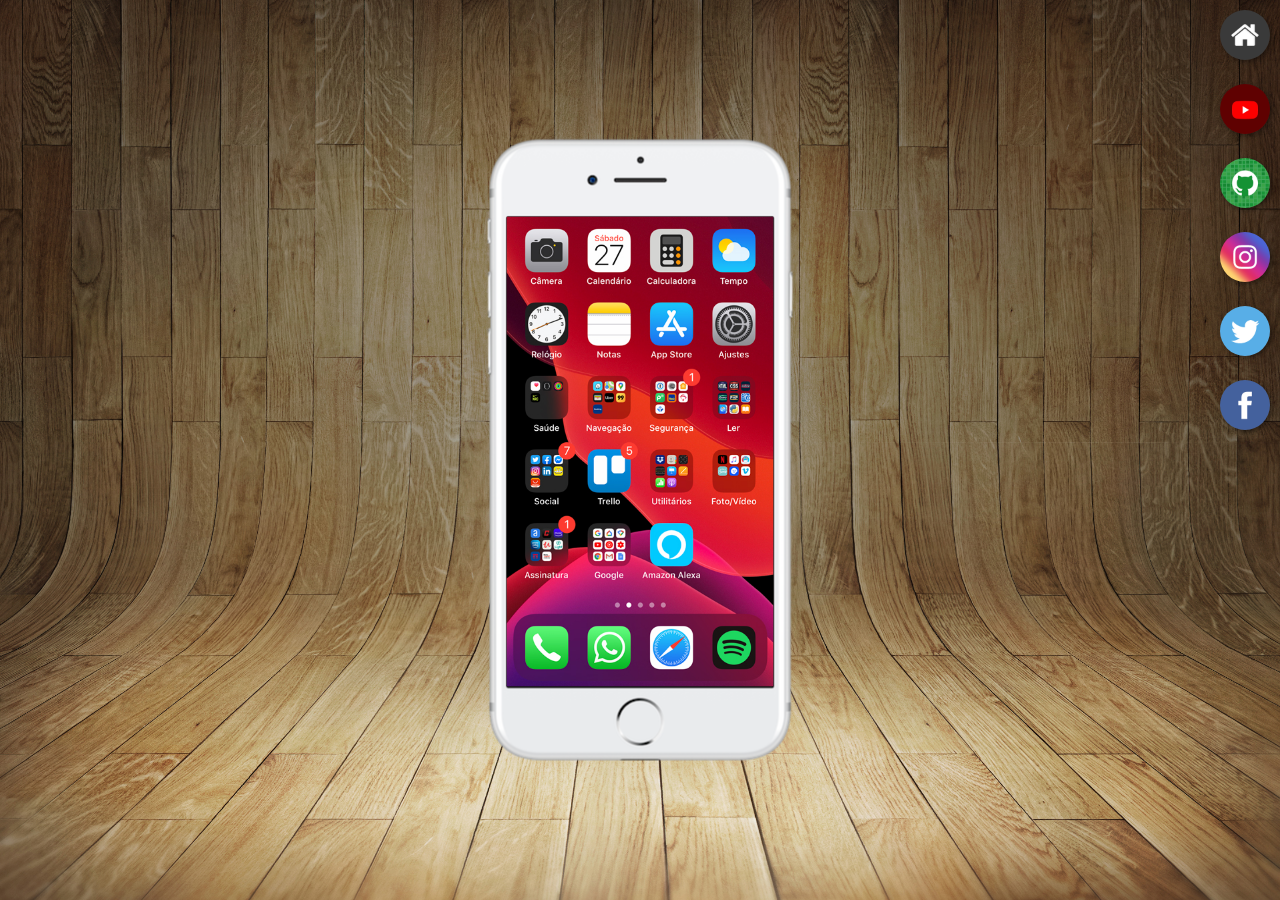
<file: index.html>
<!DOCTYPE html>
<html lang="pt-br">
<head>
    <meta charset="UTF-8">
    <meta http-equiv="X-UA-Compatible" content="IE=edge">
    <meta name="viewport" content="width=device-width, initial-scale=1.0">
    <link rel="shortcut icon" href="favicon.ico" type="image/x-icon">
    <title>Projeto Redes Sociais</title>
    <link rel="stylesheet" href="estilos/style.css">
</head>
<body>
   <main>
    <section id="telefone">
        <iframe src="home.html" name="tela" id="tela" frameborder="0">
            Seu navegador não é compatível com isso.
        </iframe>
    </section>
    <section id="redes-sociais">
        <a href="home.html" target="tela"><img src="imagens/logo-home.jpg" alt="Home"></a><br>
        <a href="youtube.html" target="tela"><img src="imagens/logo-youtube.jpg" alt="You Tube"></a><br>
        <a href="github.html" target="tela"> <img src="imagens/logo-github.jpg" alt="GitHub"></a><br>
        <a href="instagram.html" target="tela"> <img src="imagens/logo-instagram.jpg" alt="Instagram"></a><br>
        <a href="twitter.html" target="tela"> <img src="imagens/logo-twitter.jpg" alt="Twitter"></a><br>
        <a href="facebook.html" target="tela"> <img src="imagens/logo-facebook.jpg" alt="Facebook"></a><br>

    </section>


   </main>
</body>
</html>
</file>
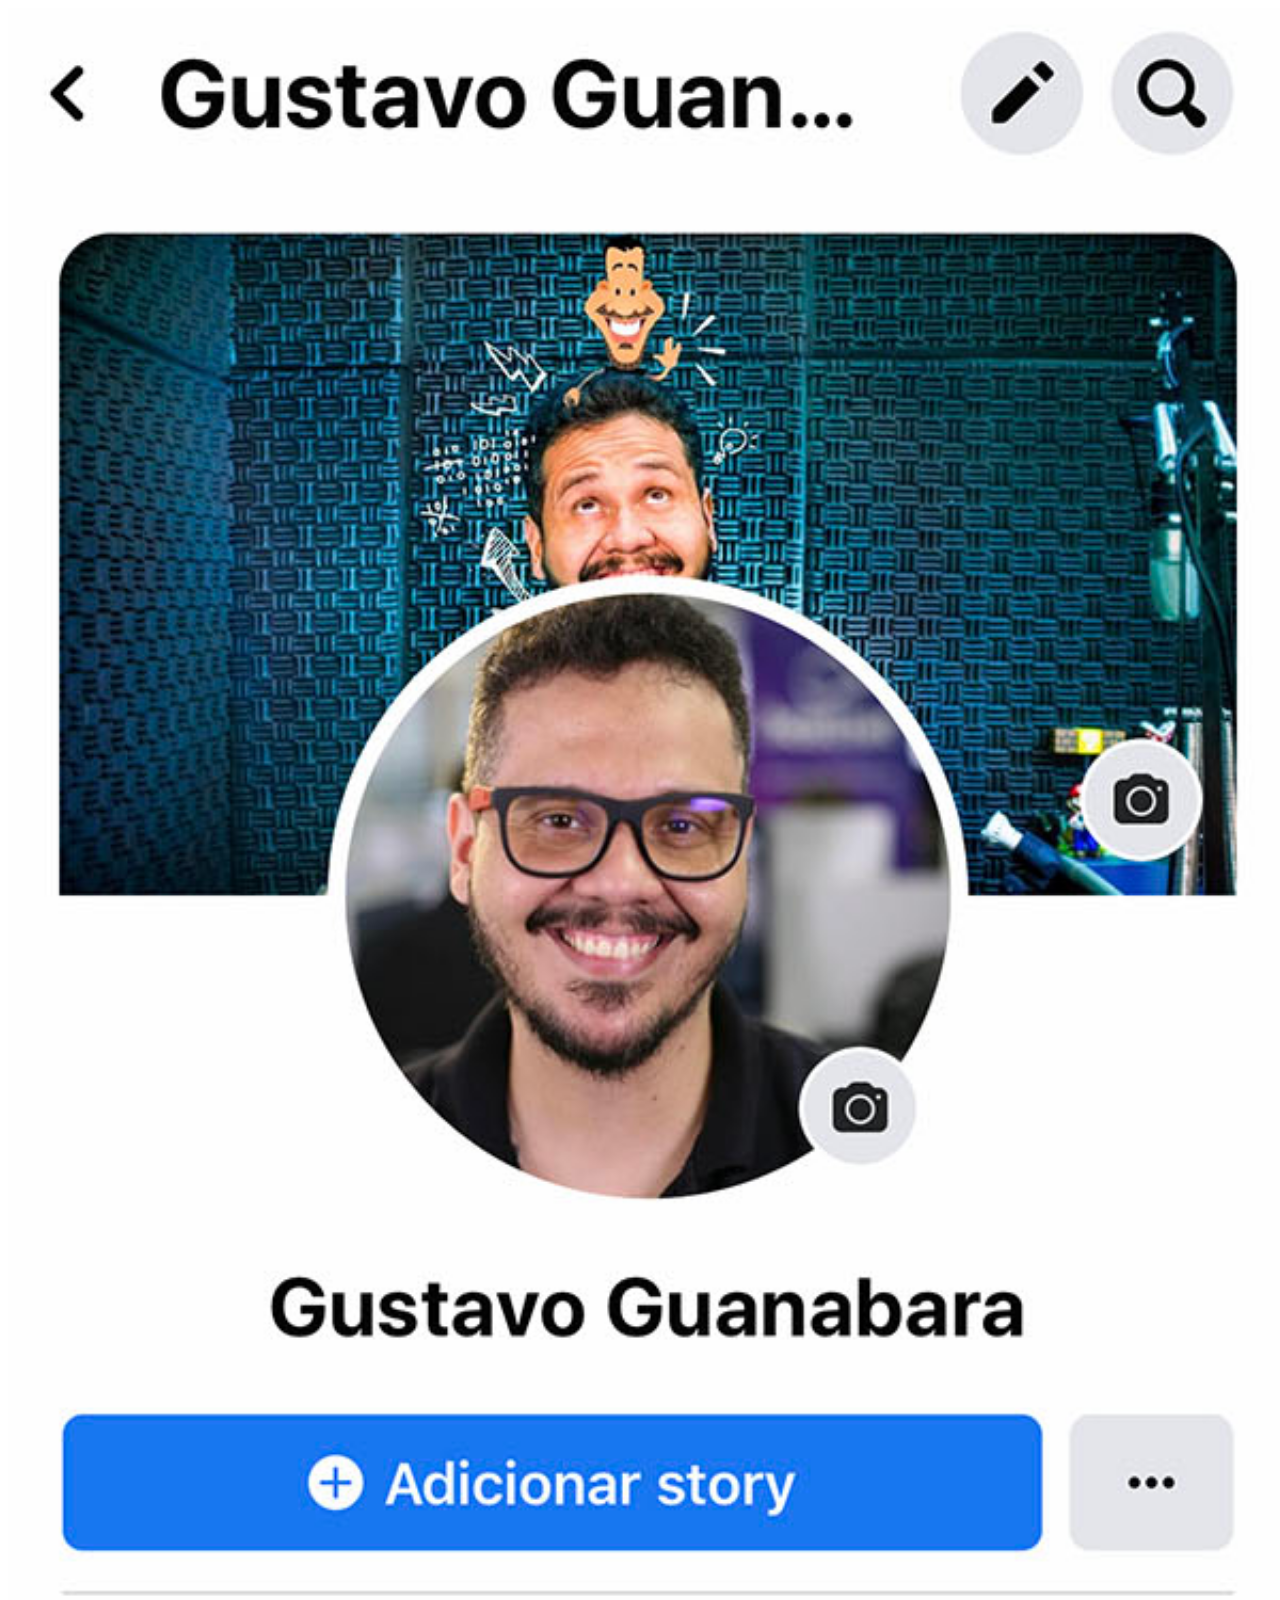
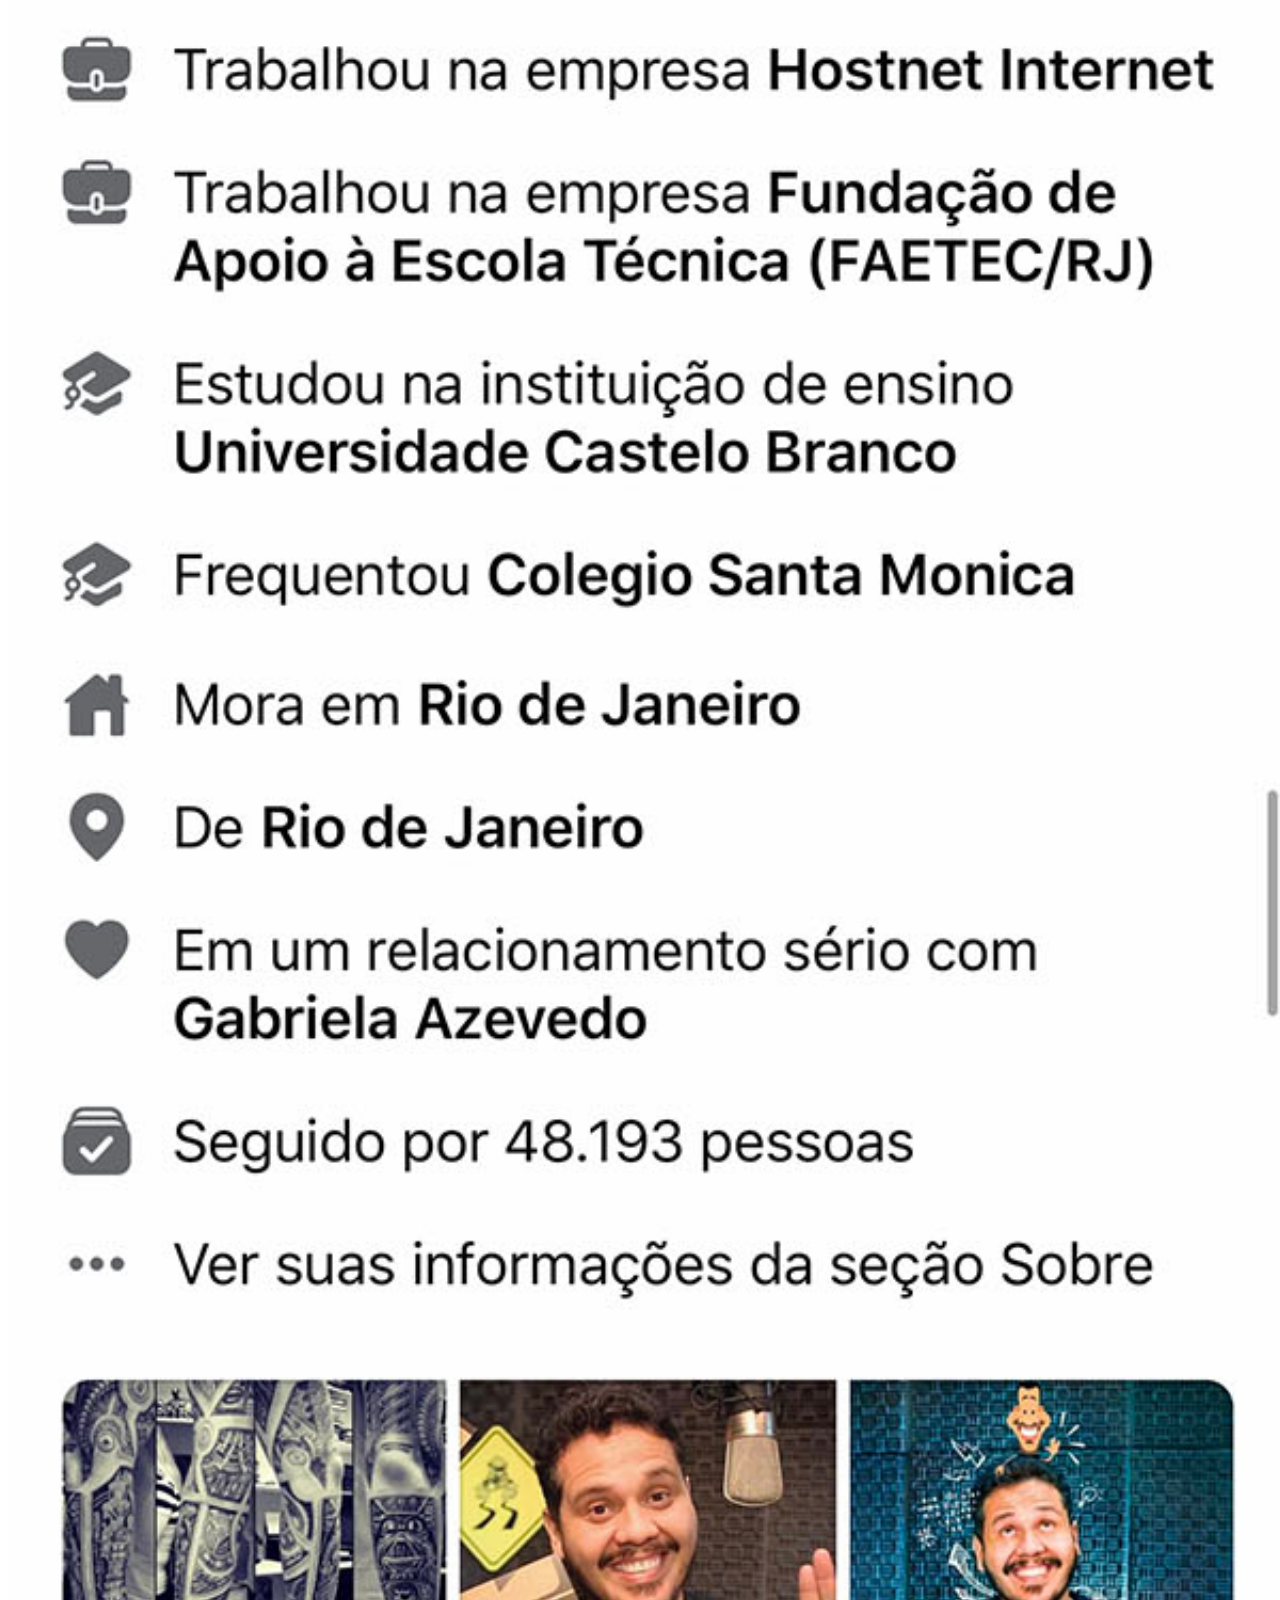
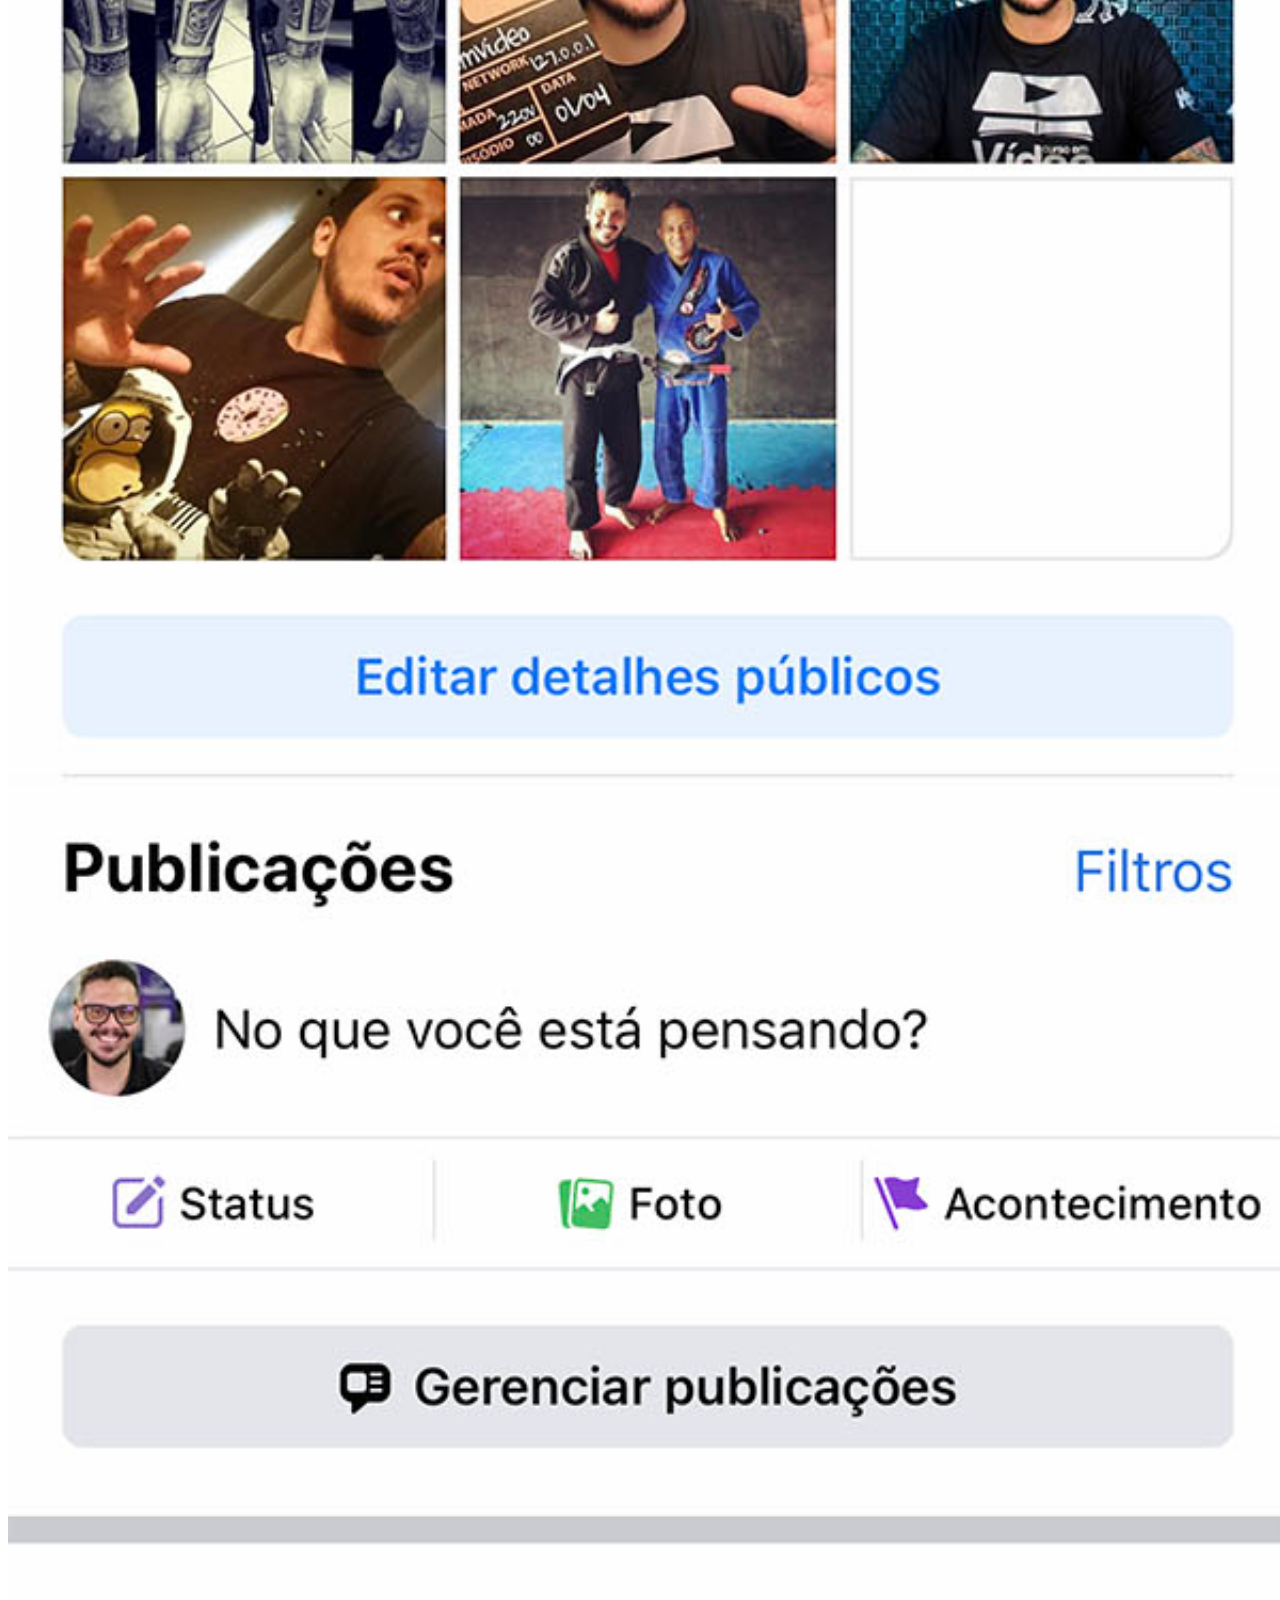
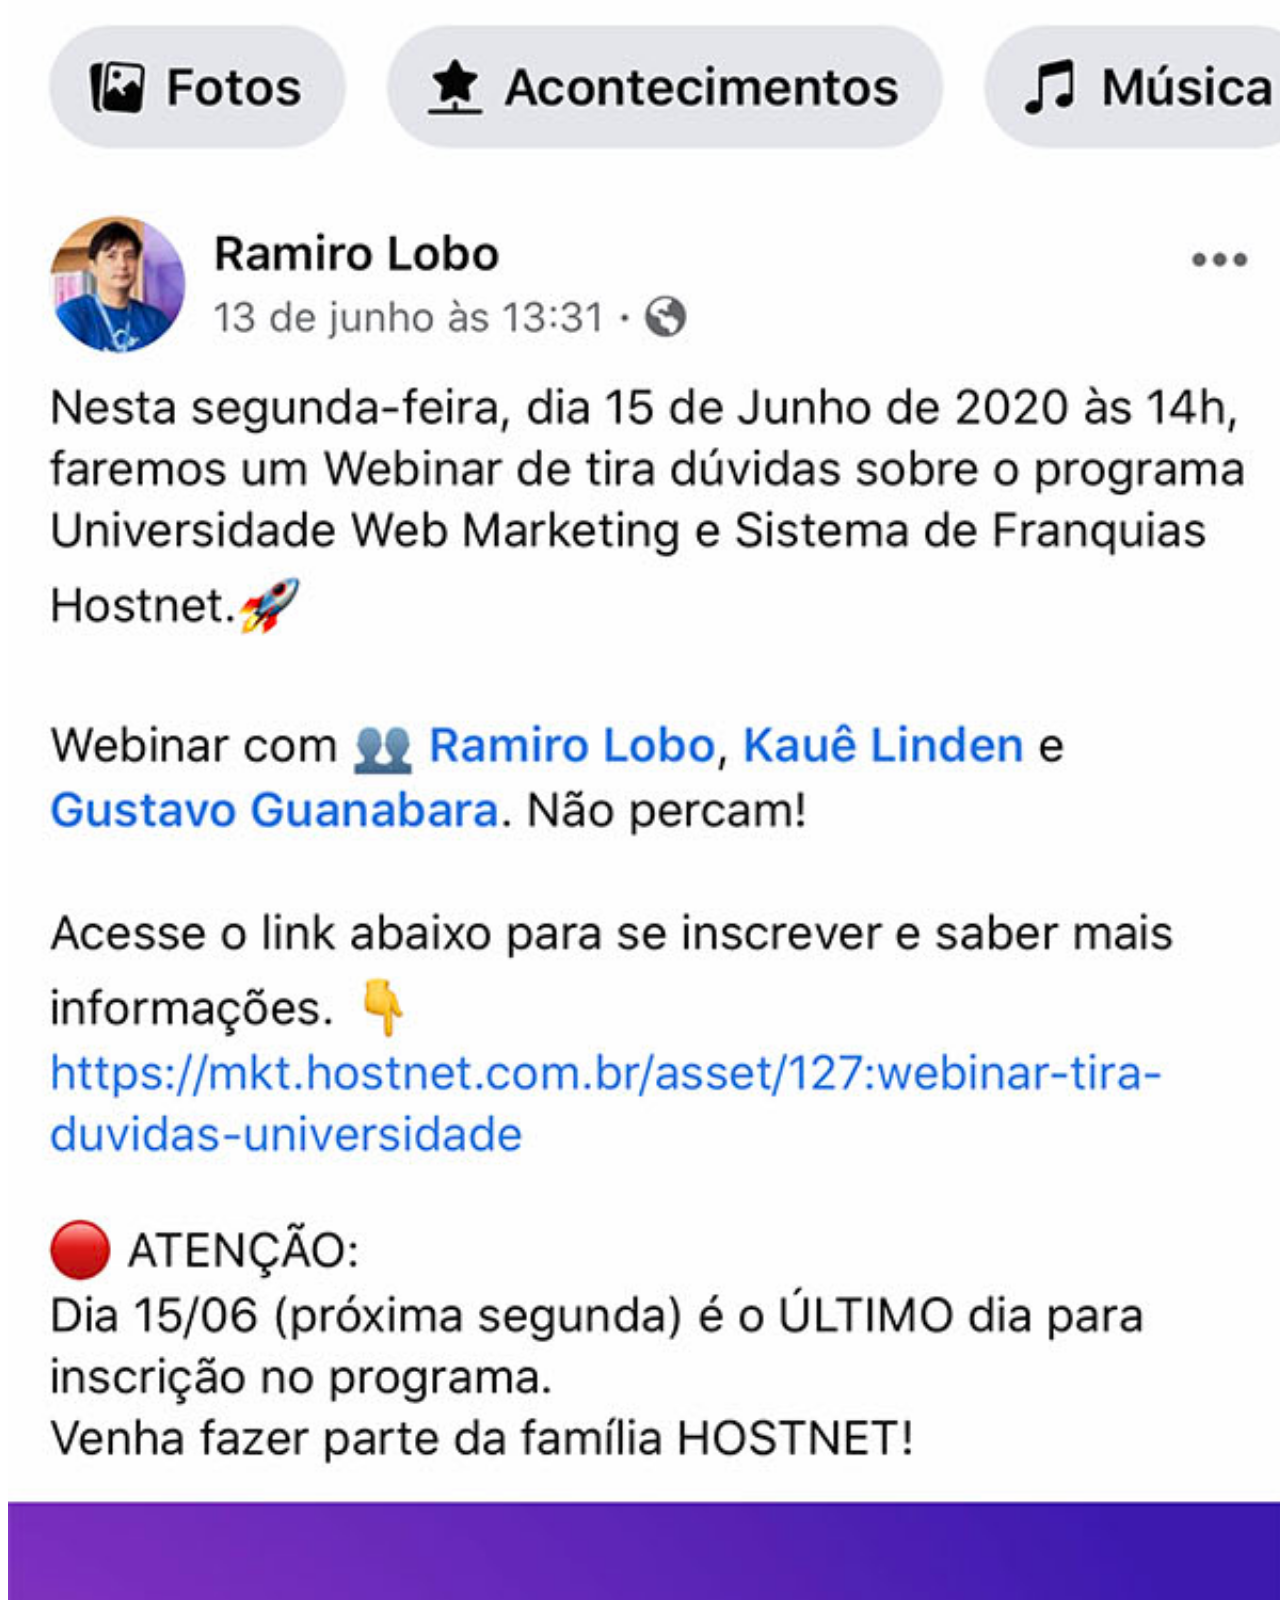
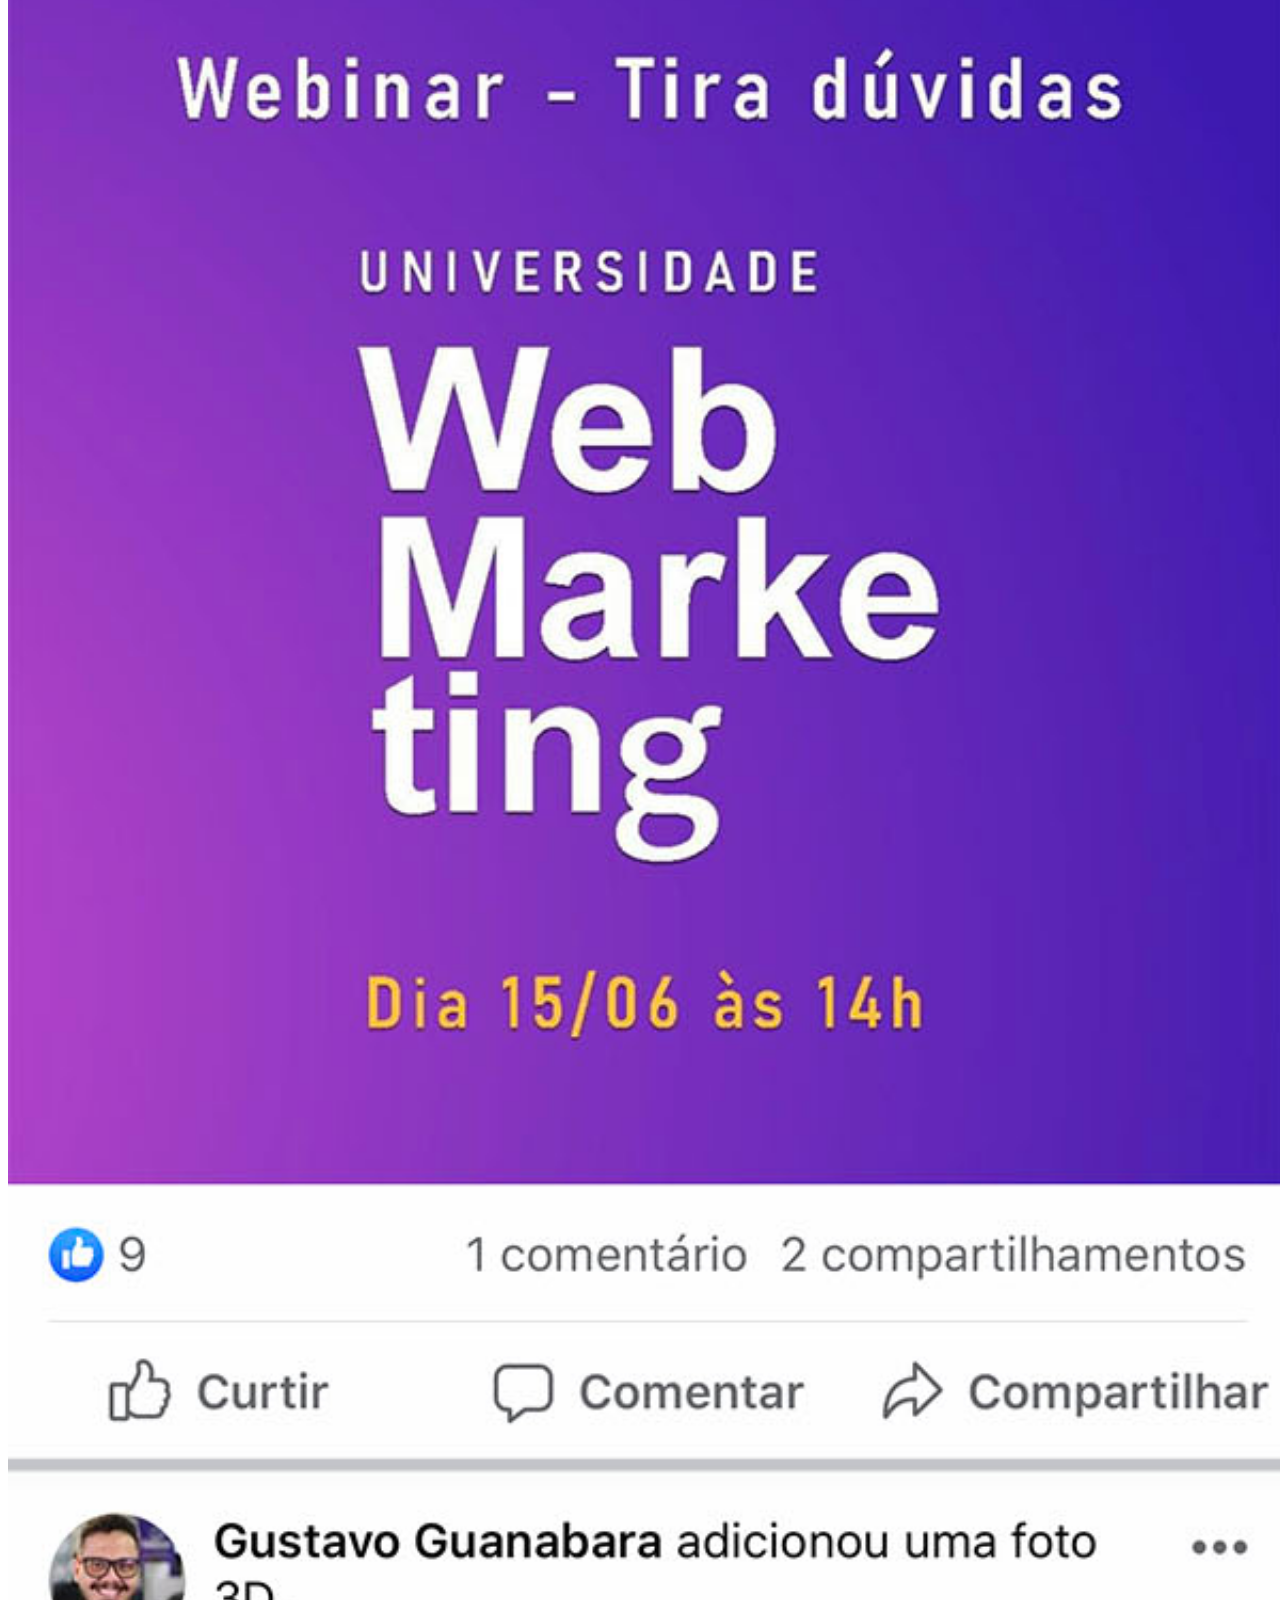
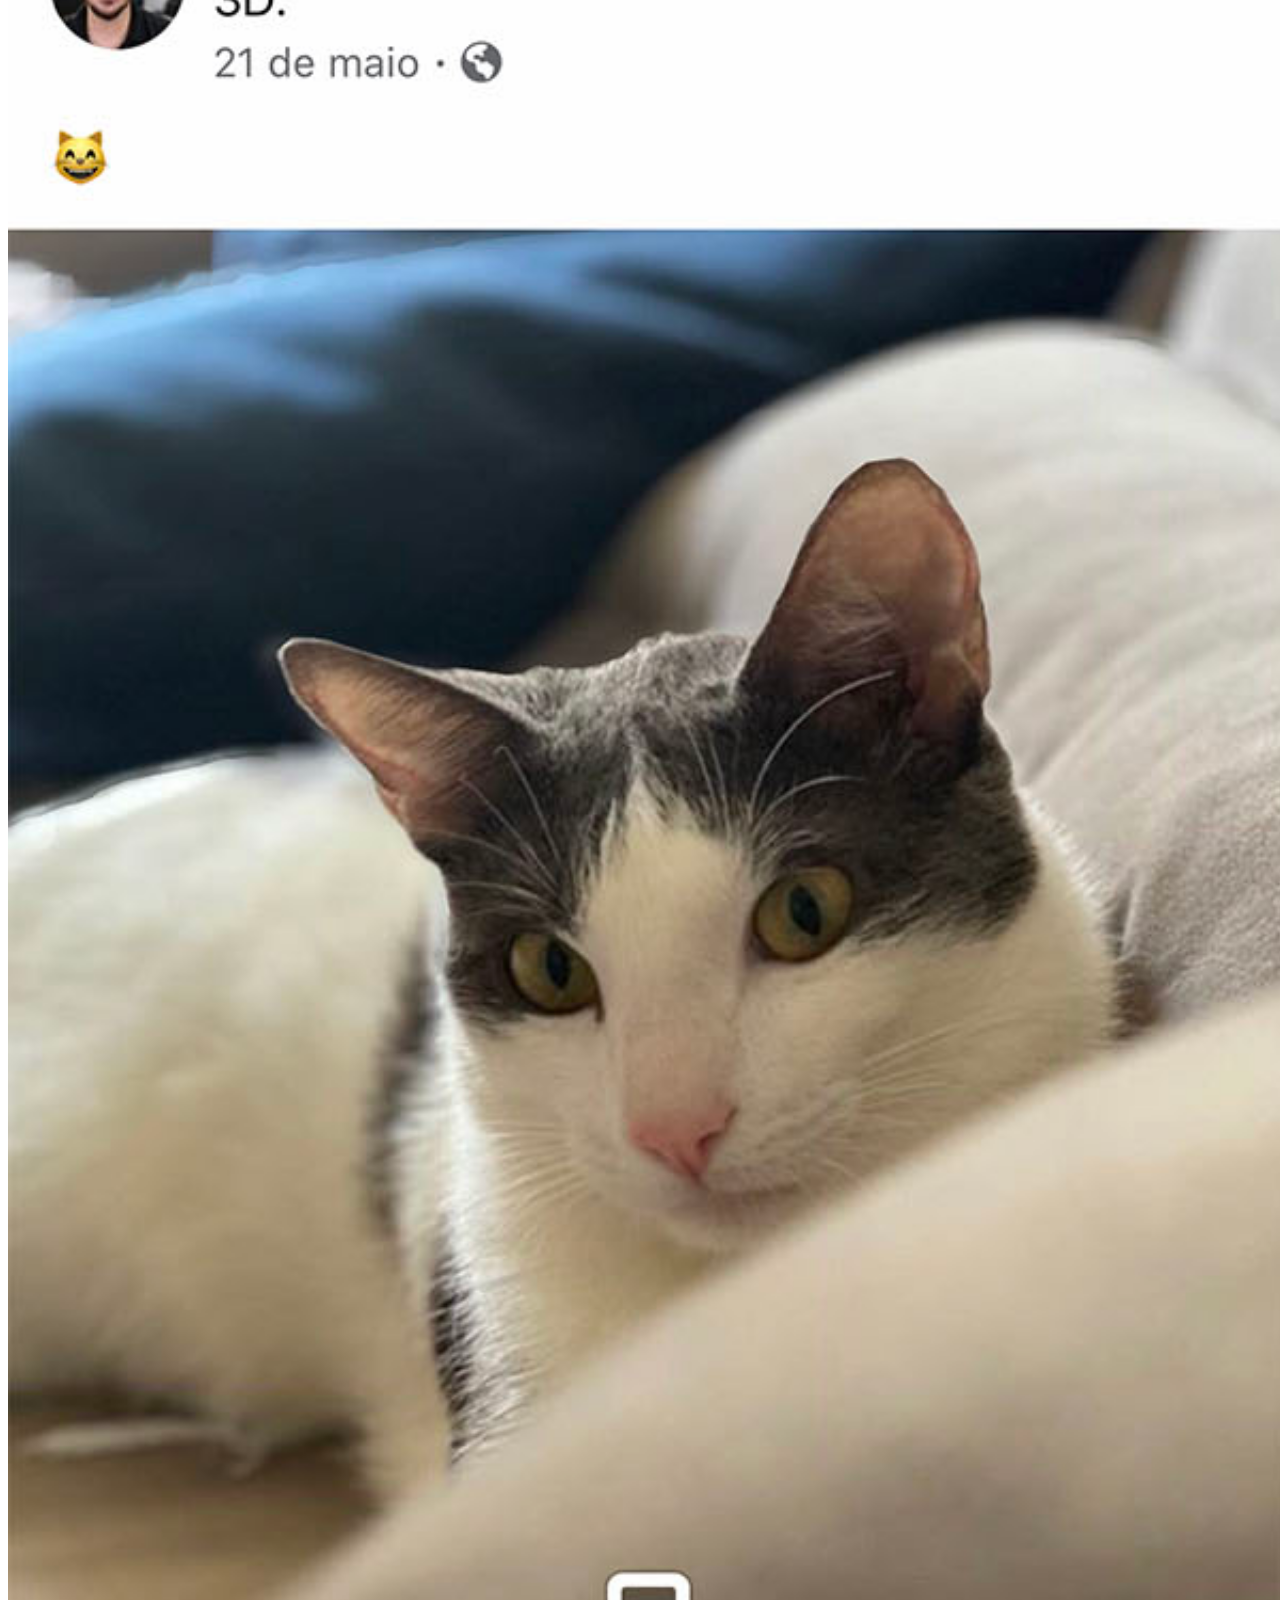
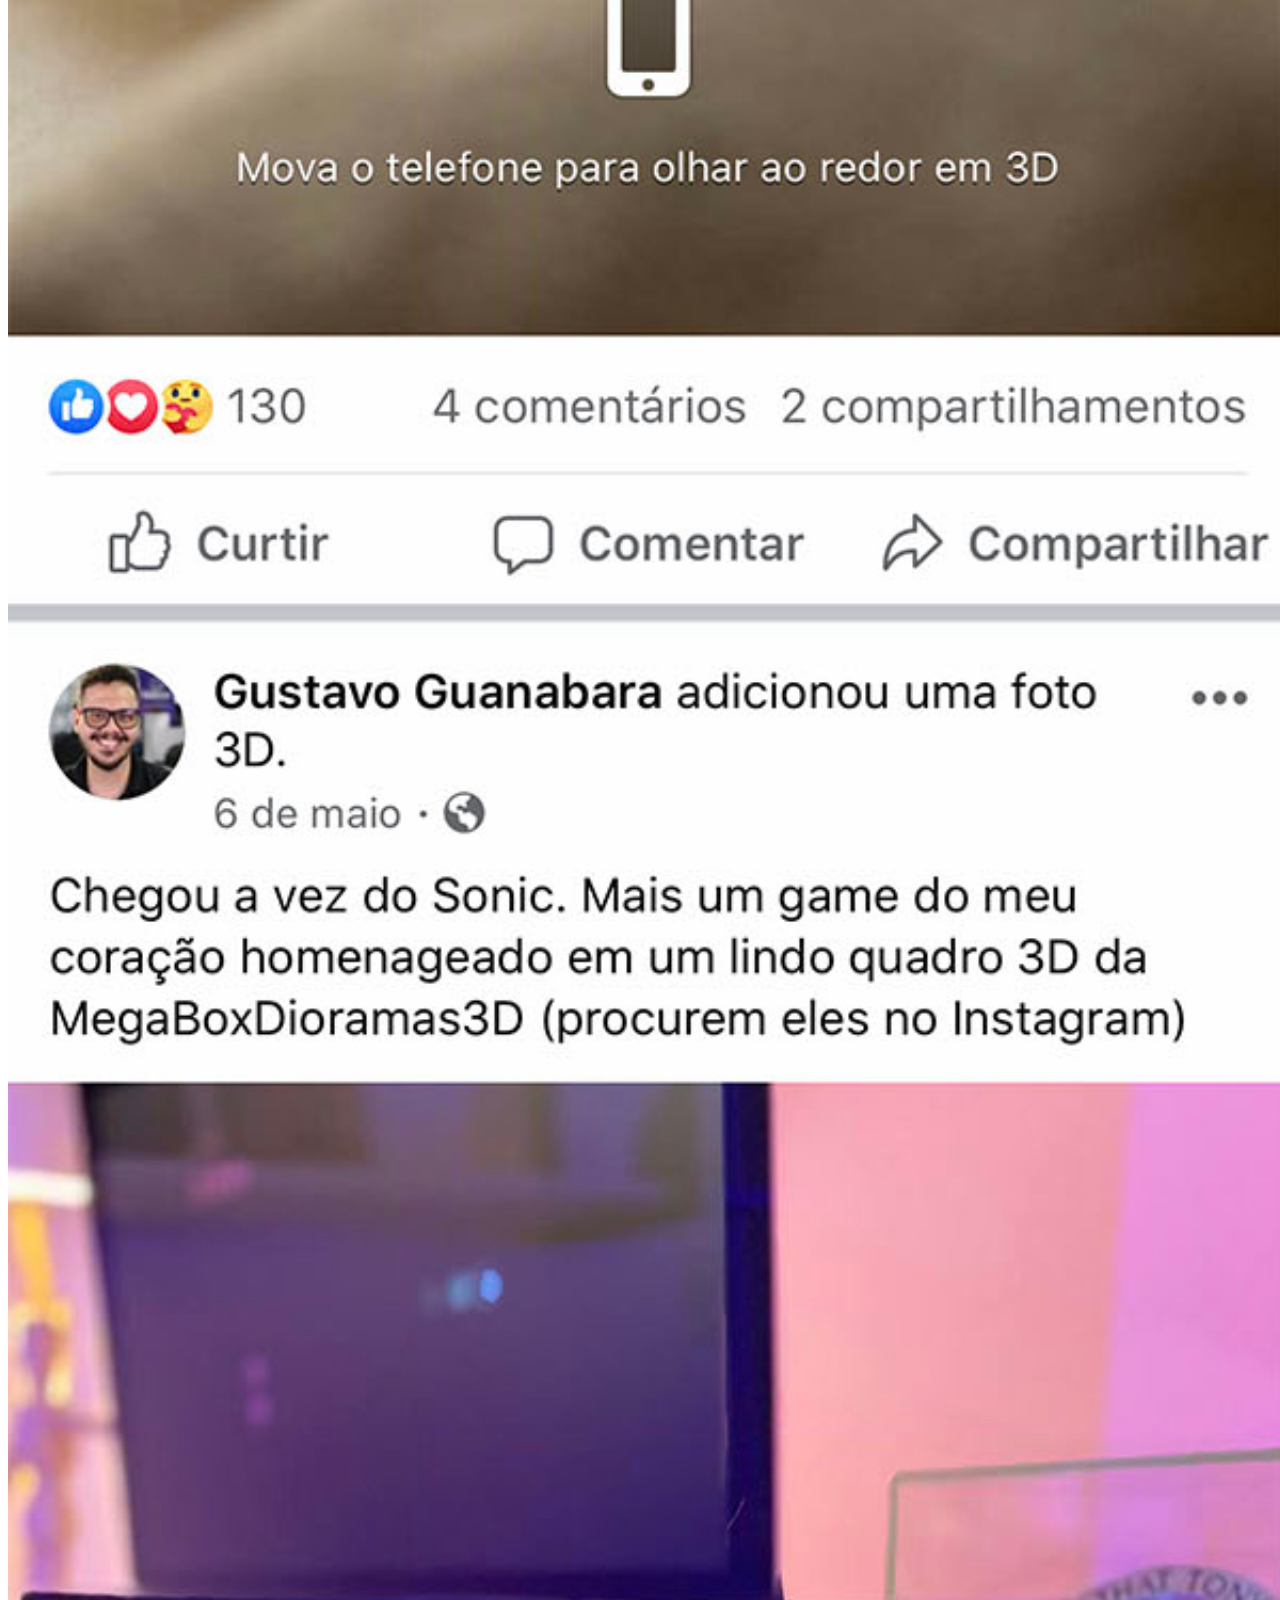
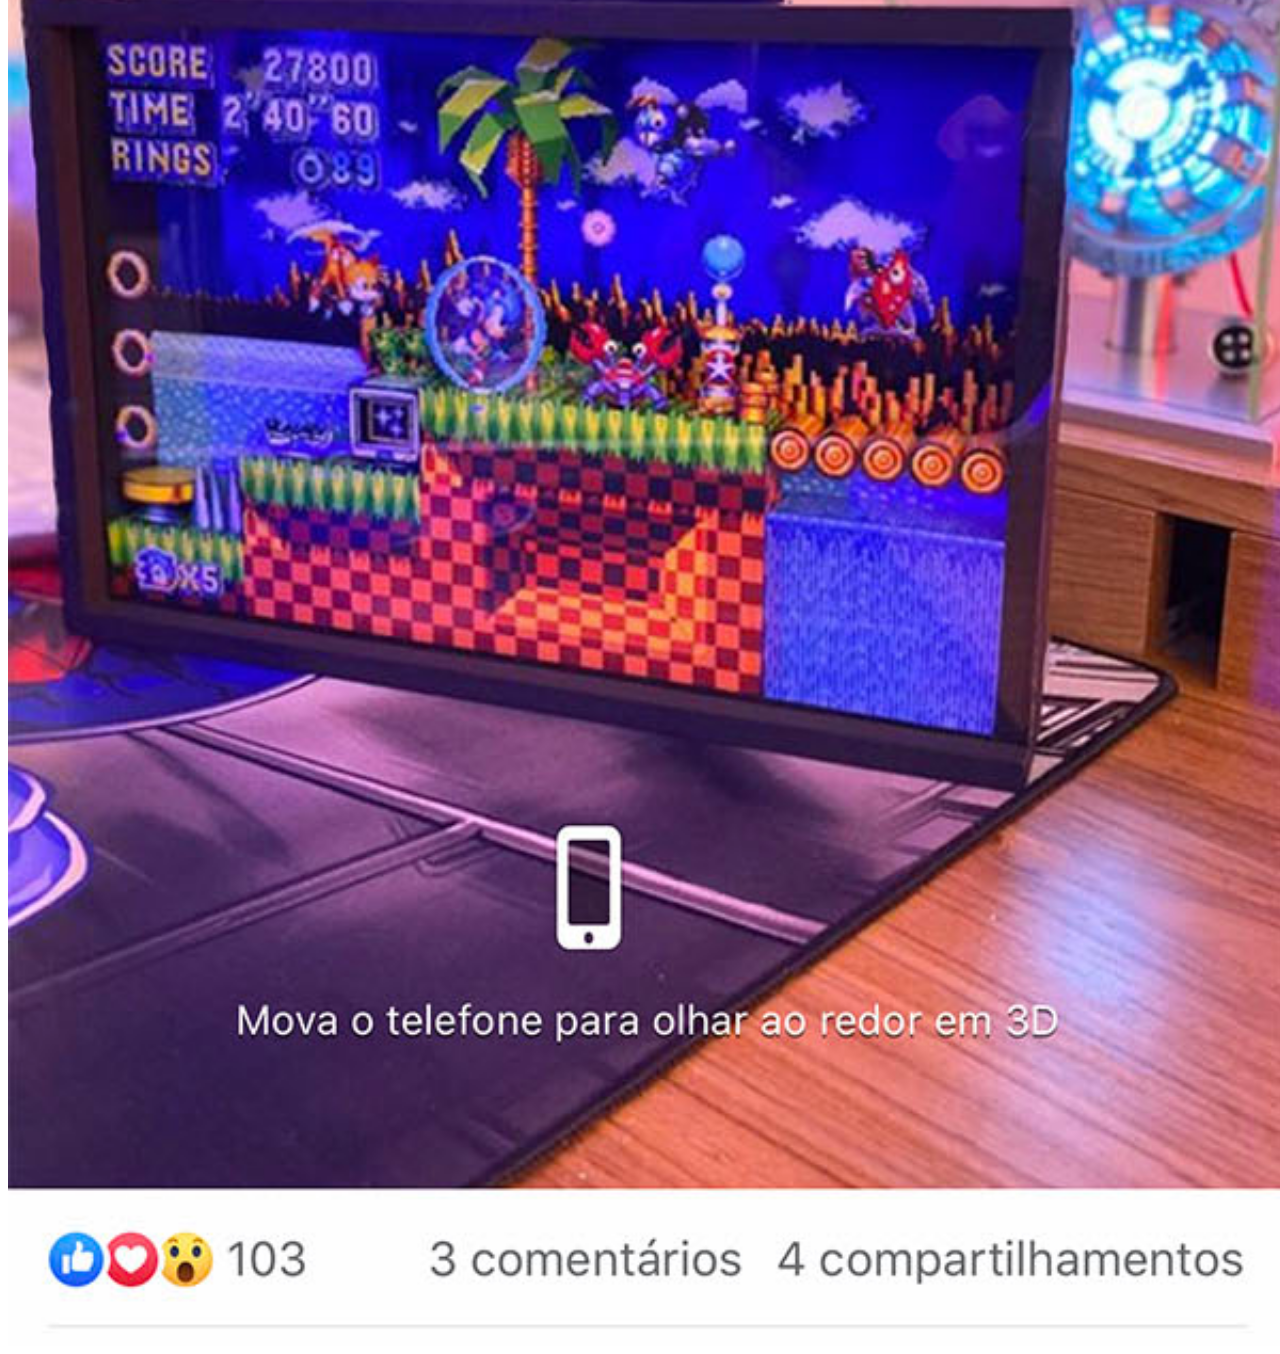
<file: facebook.html>
<!DOCTYPE html>
<html lang="pt-br">
<head>
    <meta charset="UTF-8">
    <meta http-equiv="X-UA-Compatible" content="IE=edge">
    <meta name="viewport" content="width=device-width, initial-scale=1.0">
    <title>Facebook</title>
    <link rel="stylesheet" href="estilos/social.css">
</head>
<body>
    <img src="imagens/tela-facebook.jpg" alt="Facebook">
</body>
</html>
</file>
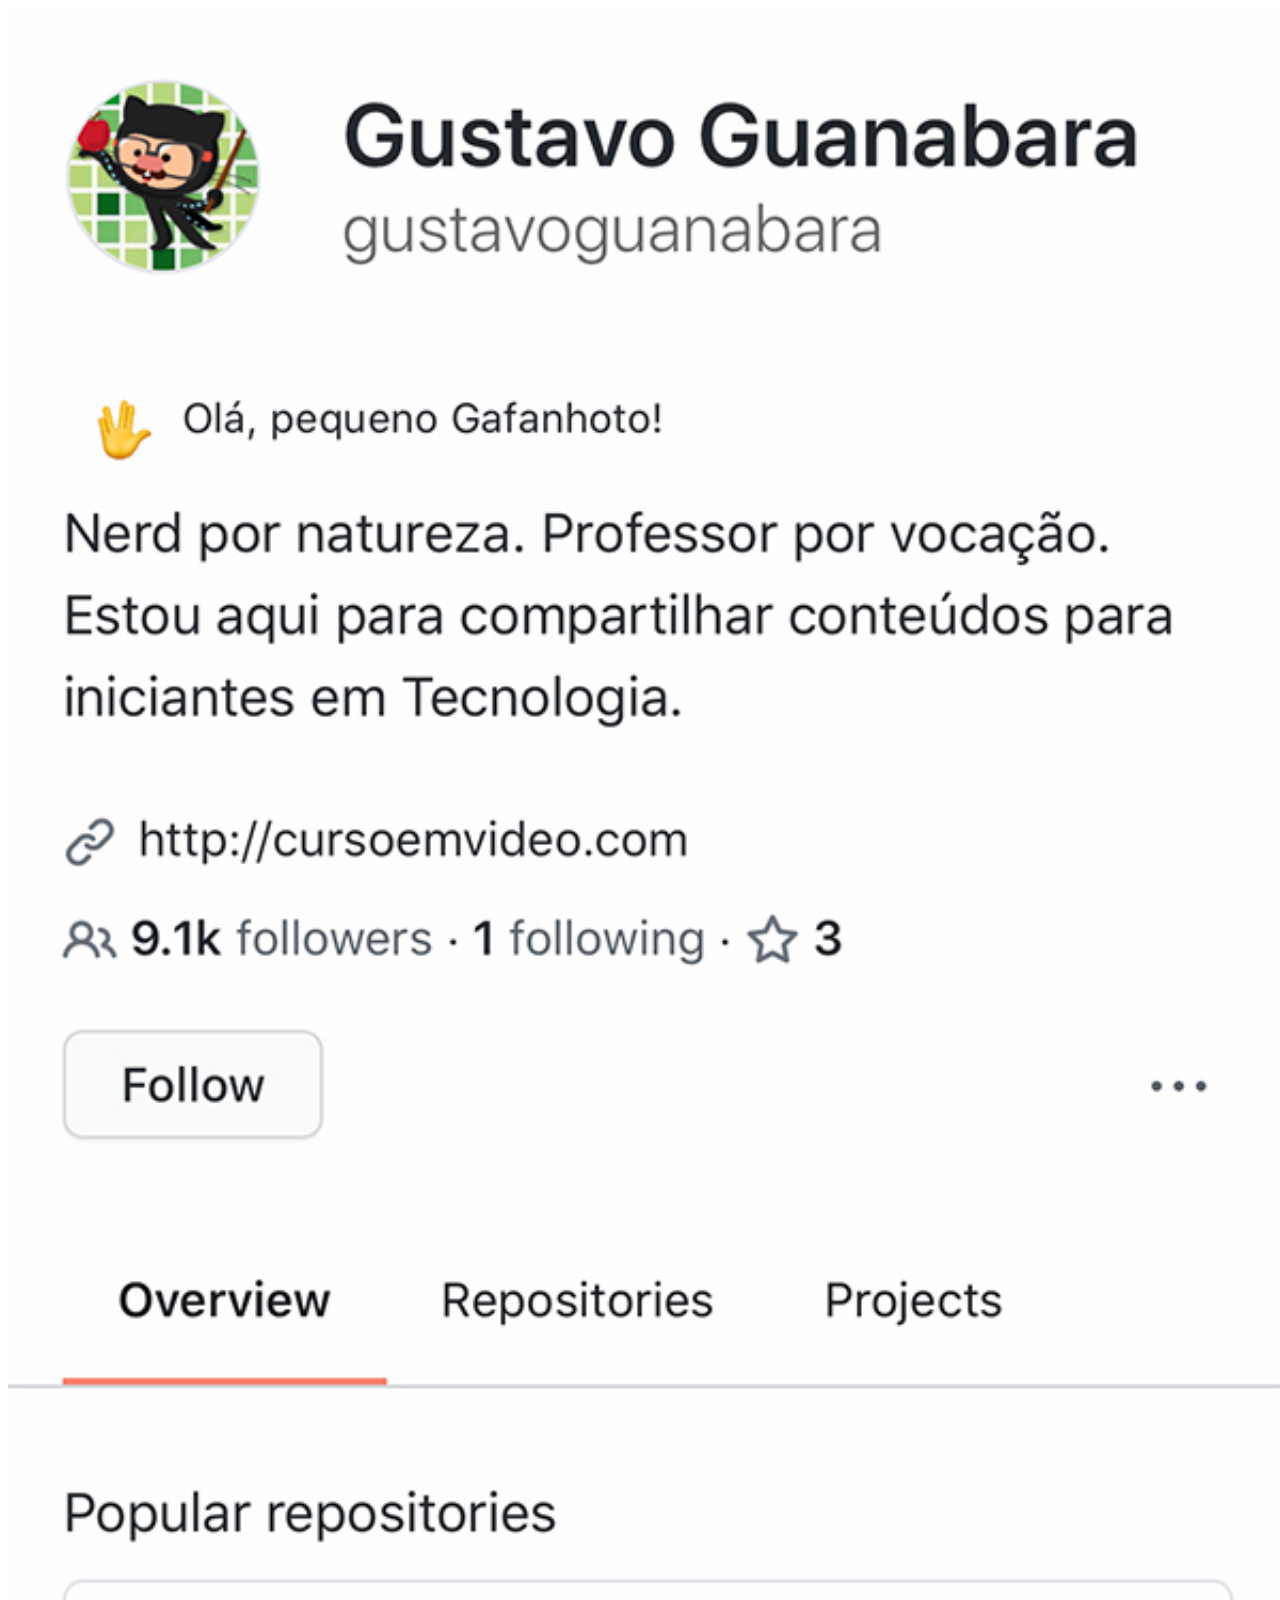
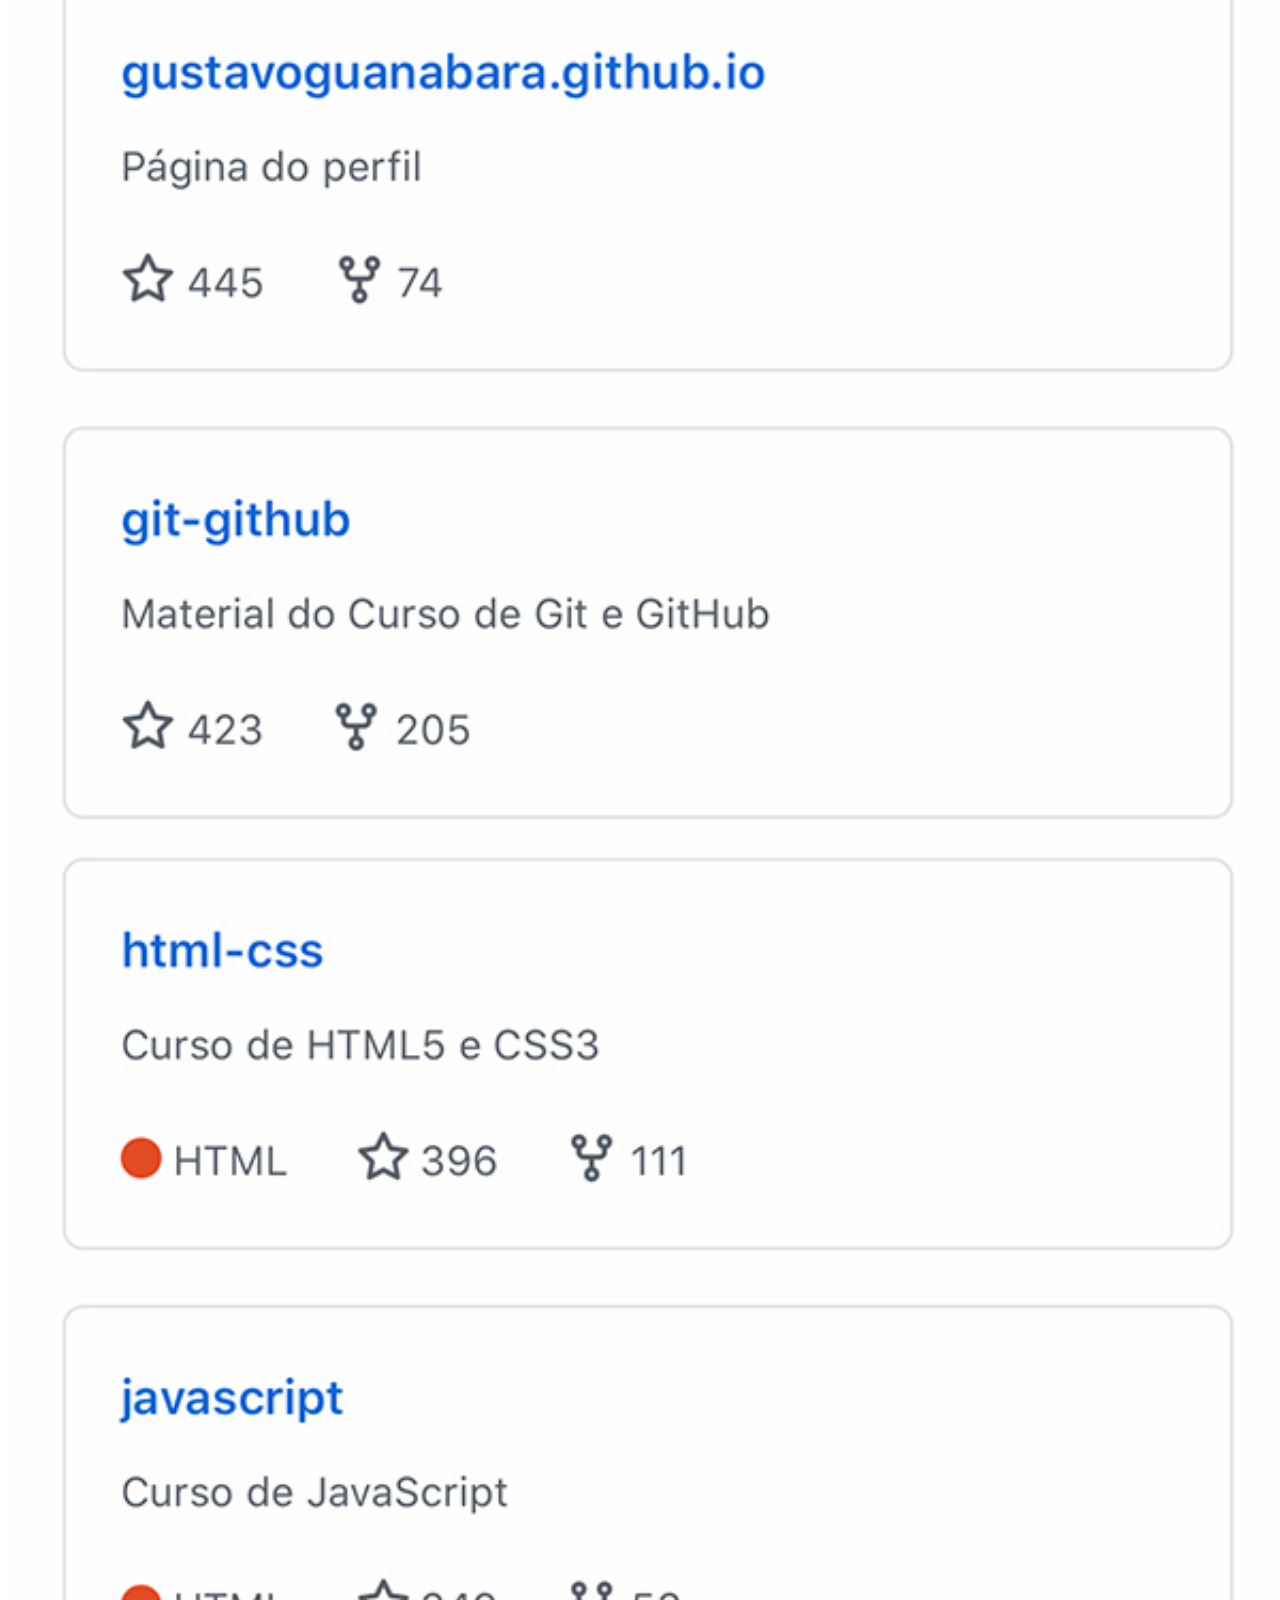
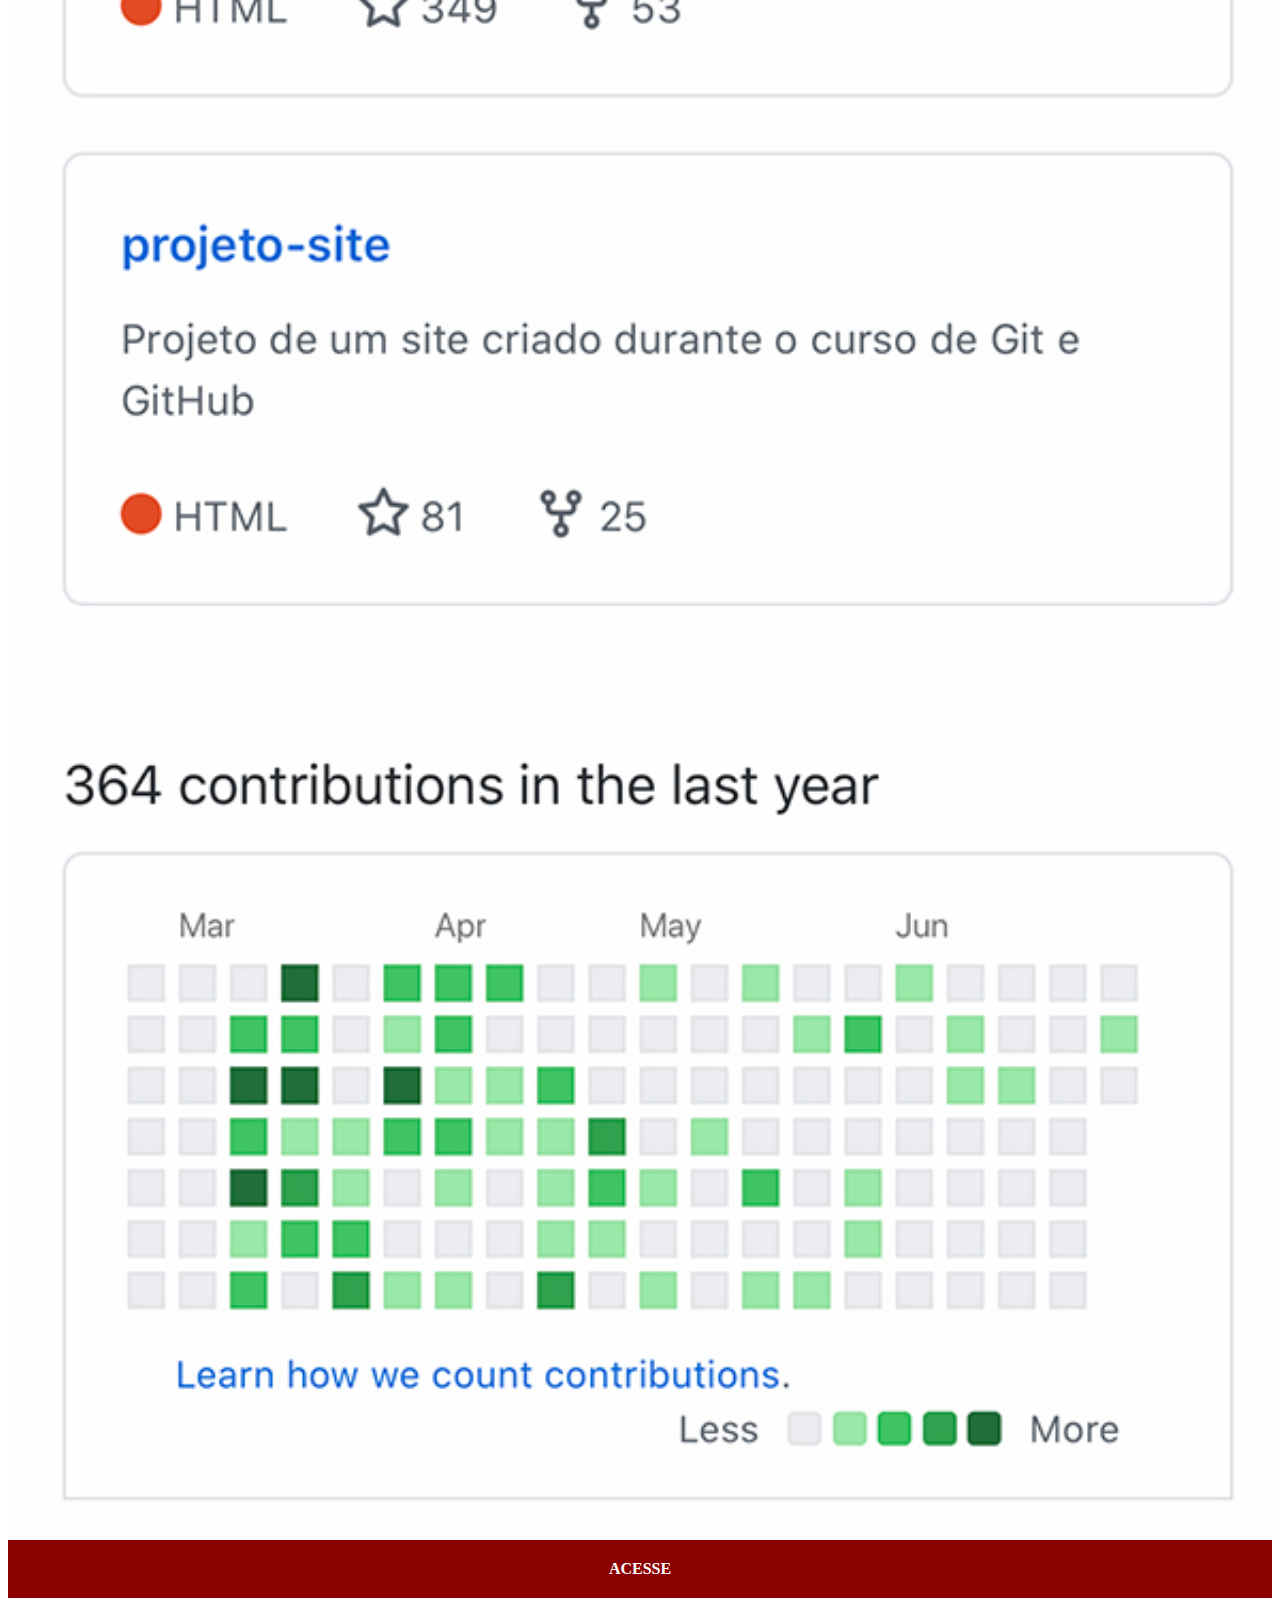
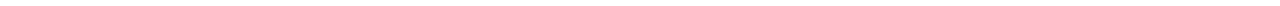
<file: github.html>
<!DOCTYPE html>
<html lang="pt-br">
<head>
    <meta charset="UTF-8">
    <meta http-equiv="X-UA-Compatible" content="IE=edge">
    <meta name="viewport" content="width=device-width, initial-scale=1.0">
    <title>GitHub</title>
    <link rel="stylesheet" href="estilos/social.css">
</head>
<body>
   <img src="imagens/tela-github.jpg" alt="GitHub"> 
   <a href="https://github.com/gustavoguanabara/" target="_blank">ACESSE</a> 
</body>
</html>
</file>
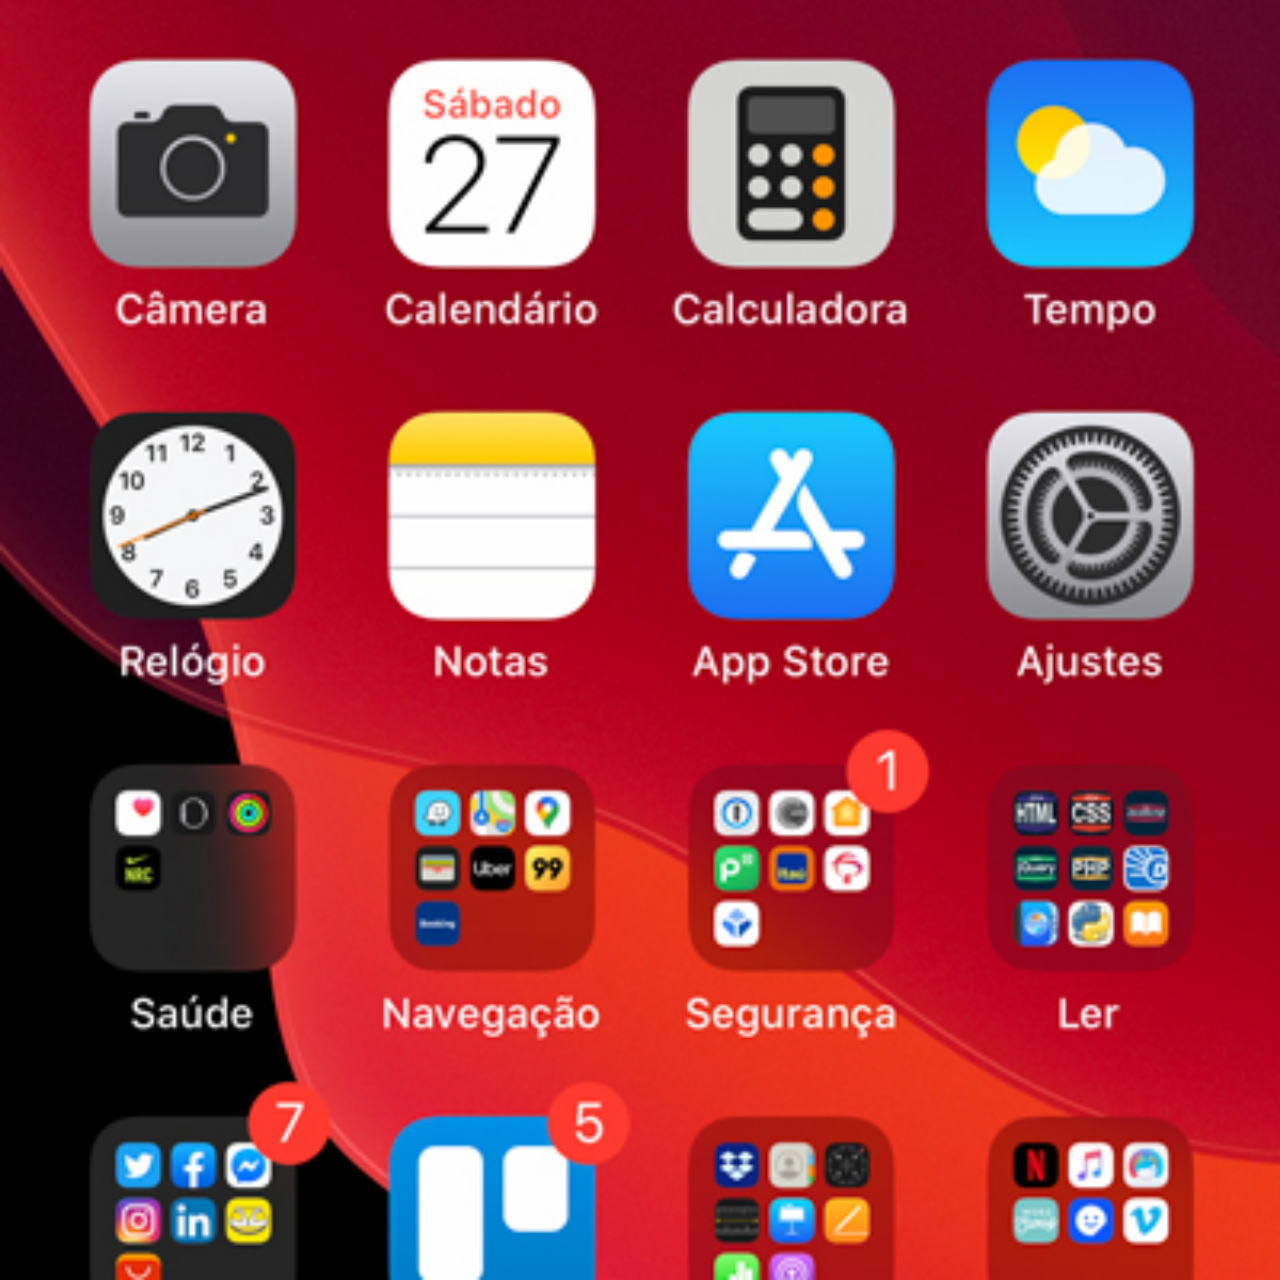
<file: home.html>
<!DOCTYPE html>
<html lang="en">
<head>
    <meta charset="UTF-8">
    <meta http-equiv="X-UA-Compatible" content="IE=edge">
    <meta name="viewport" content="width=, initial-scale=1.0">
    <title>Home</title>
</head>
<style>
    *{
        margin: 0px;
        padding: 0px;
    }

    body{
        width: 100vw;
        height: 100vw;
        background: black url('imagens/tela-home.jpg') no-repeat top center;
        background-size: cover;
    
    }
</style>
<body>
 


</body>
</html>
</file>
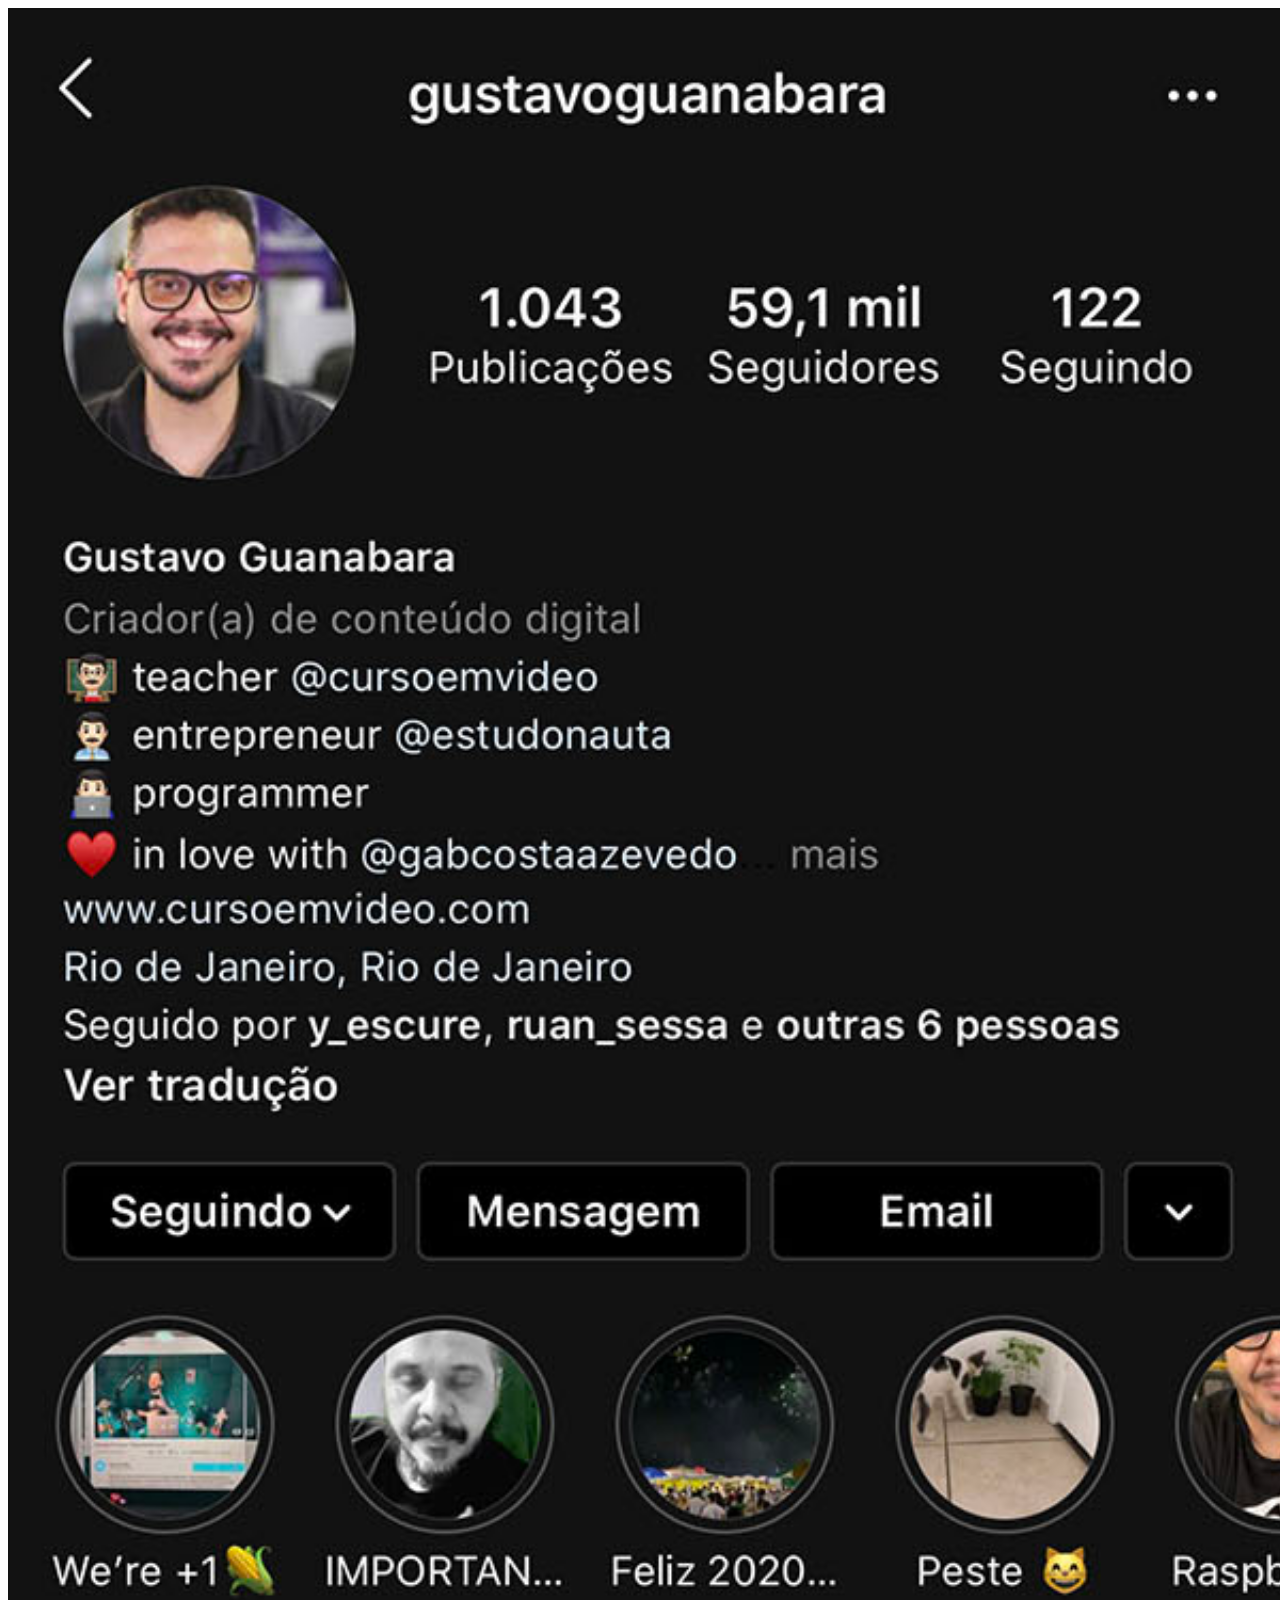
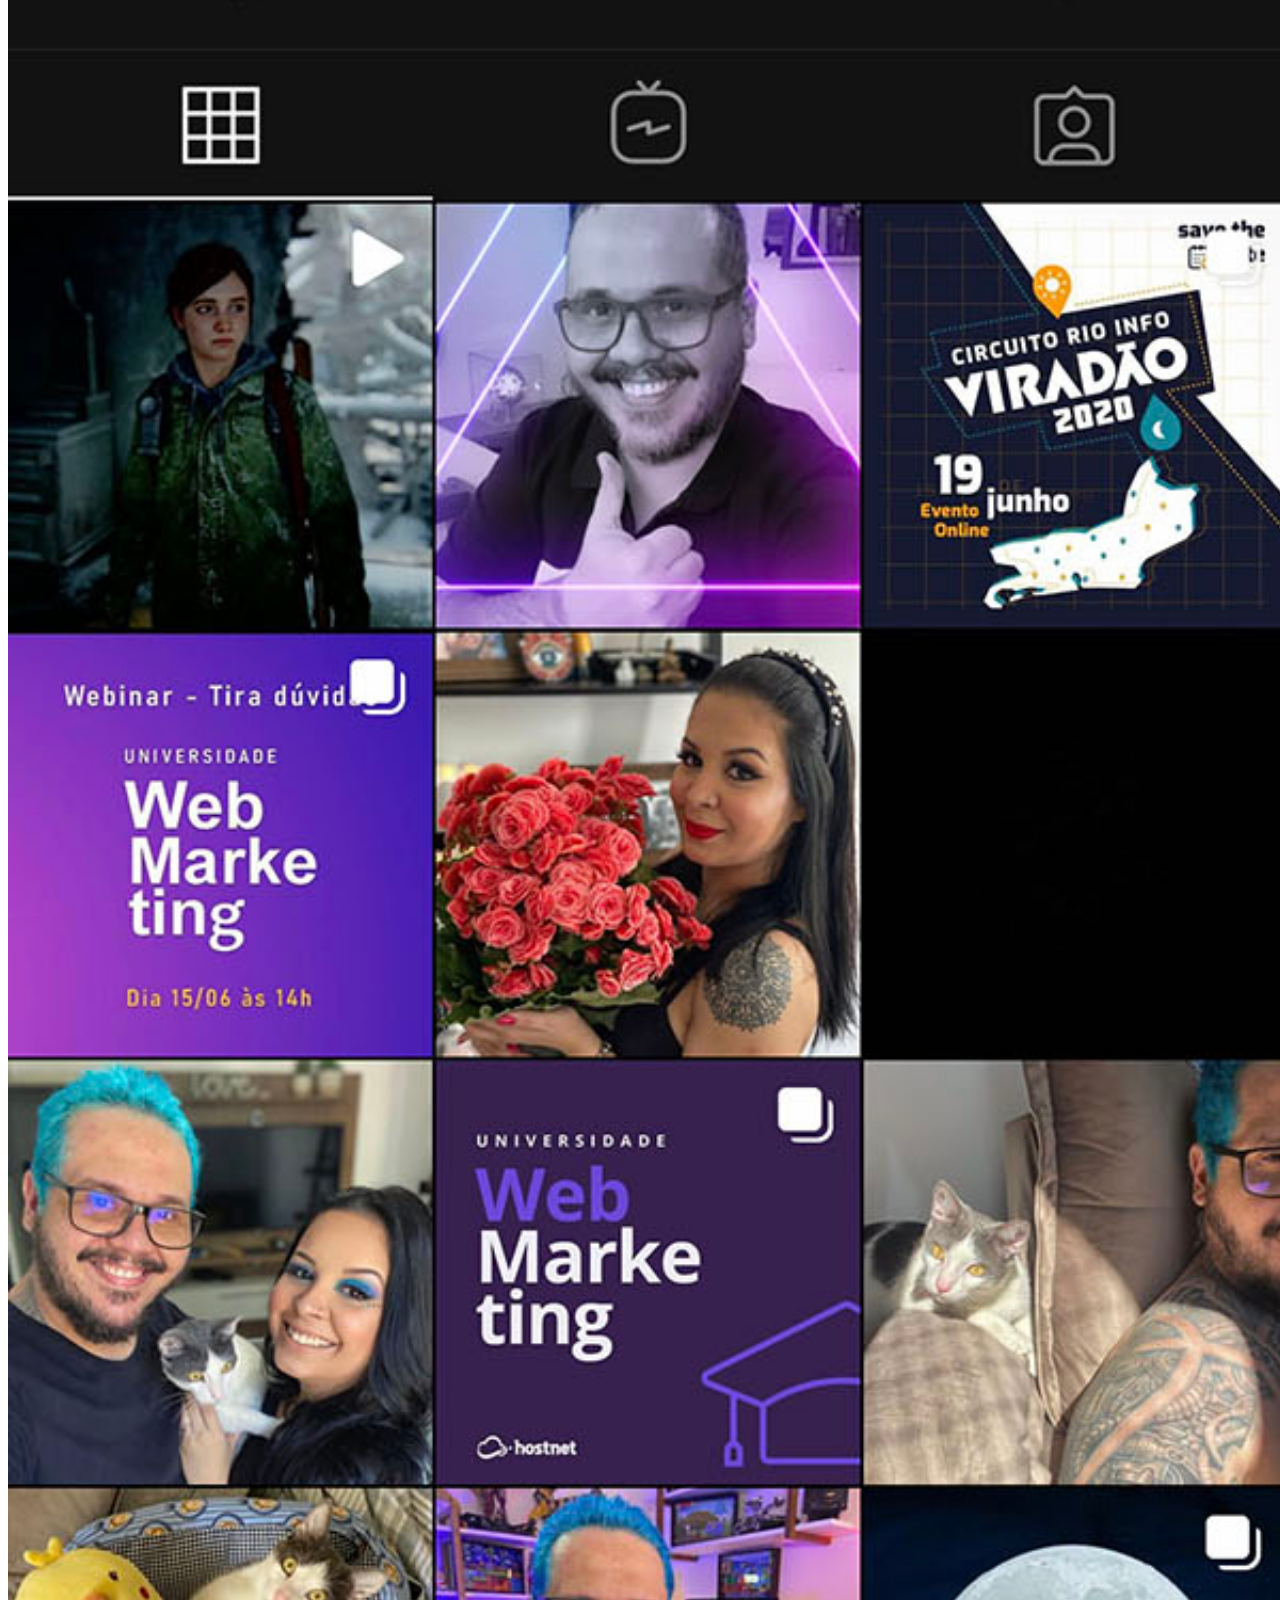
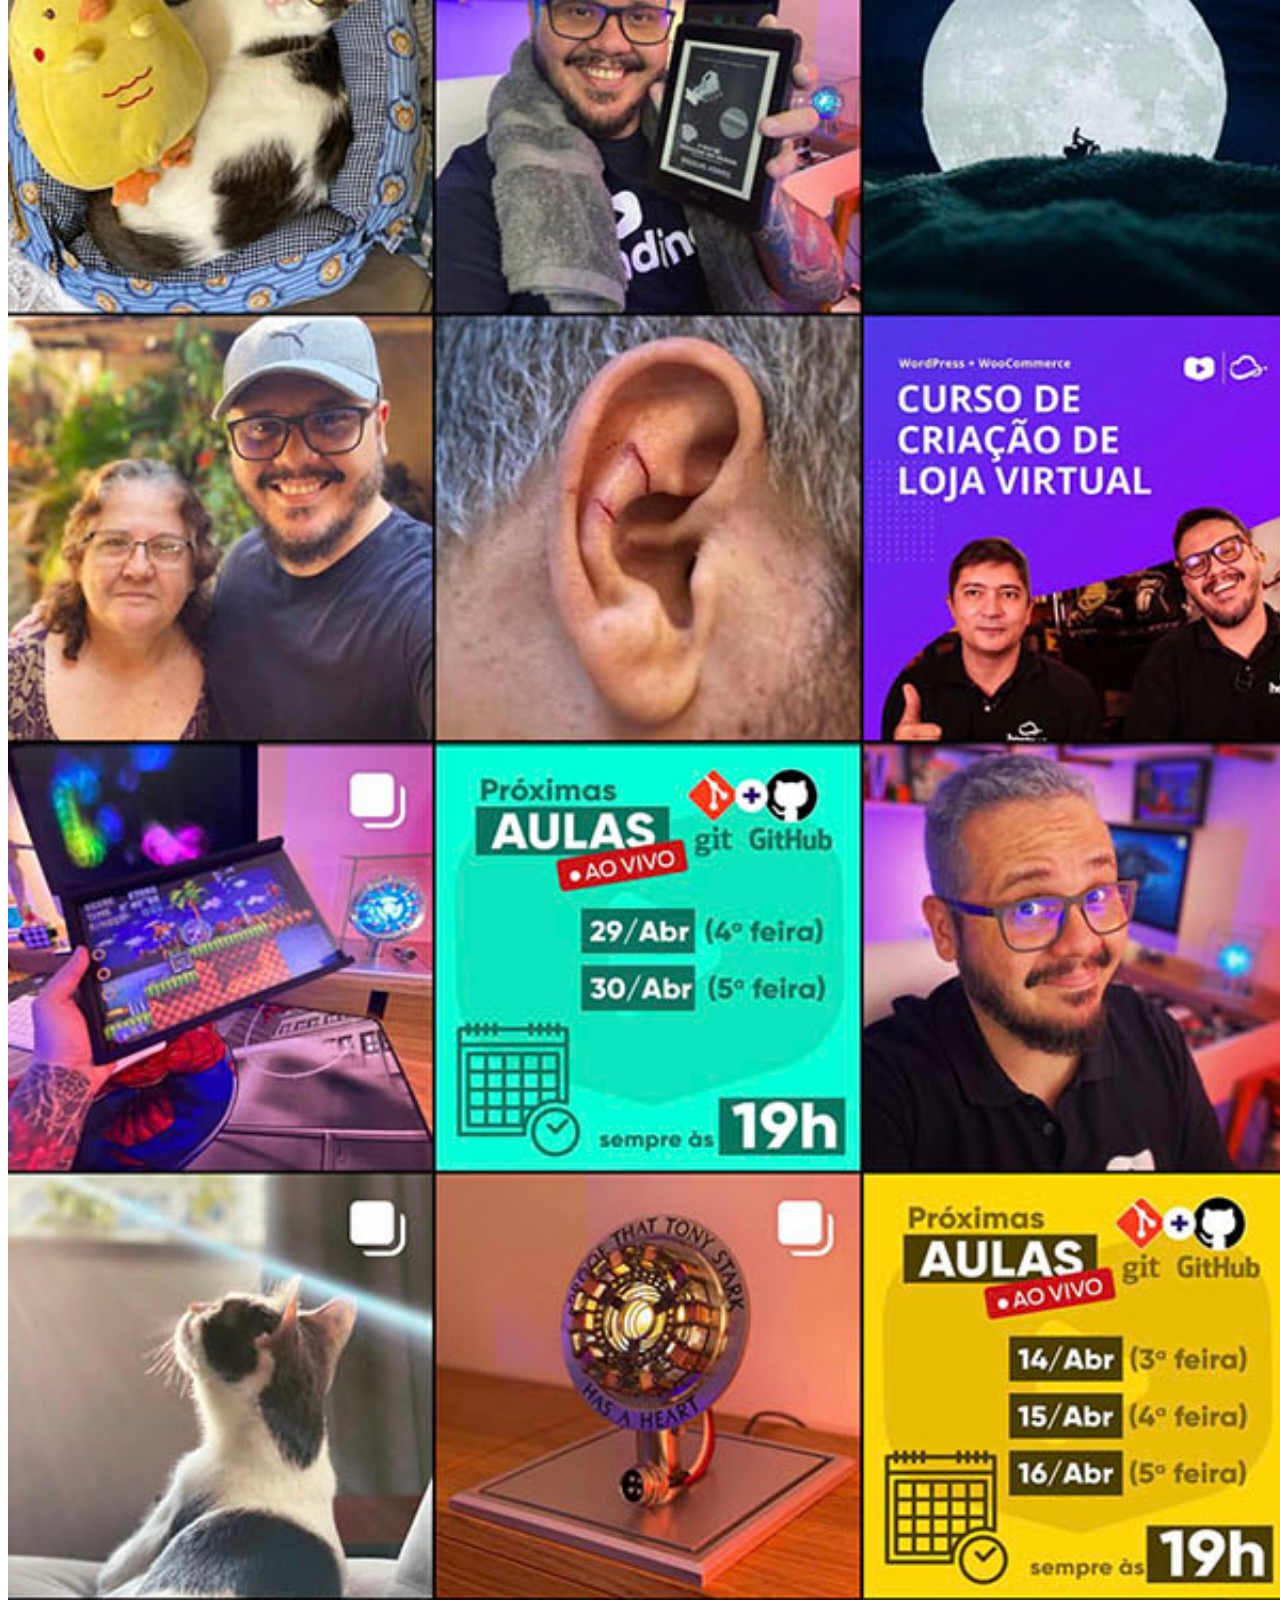
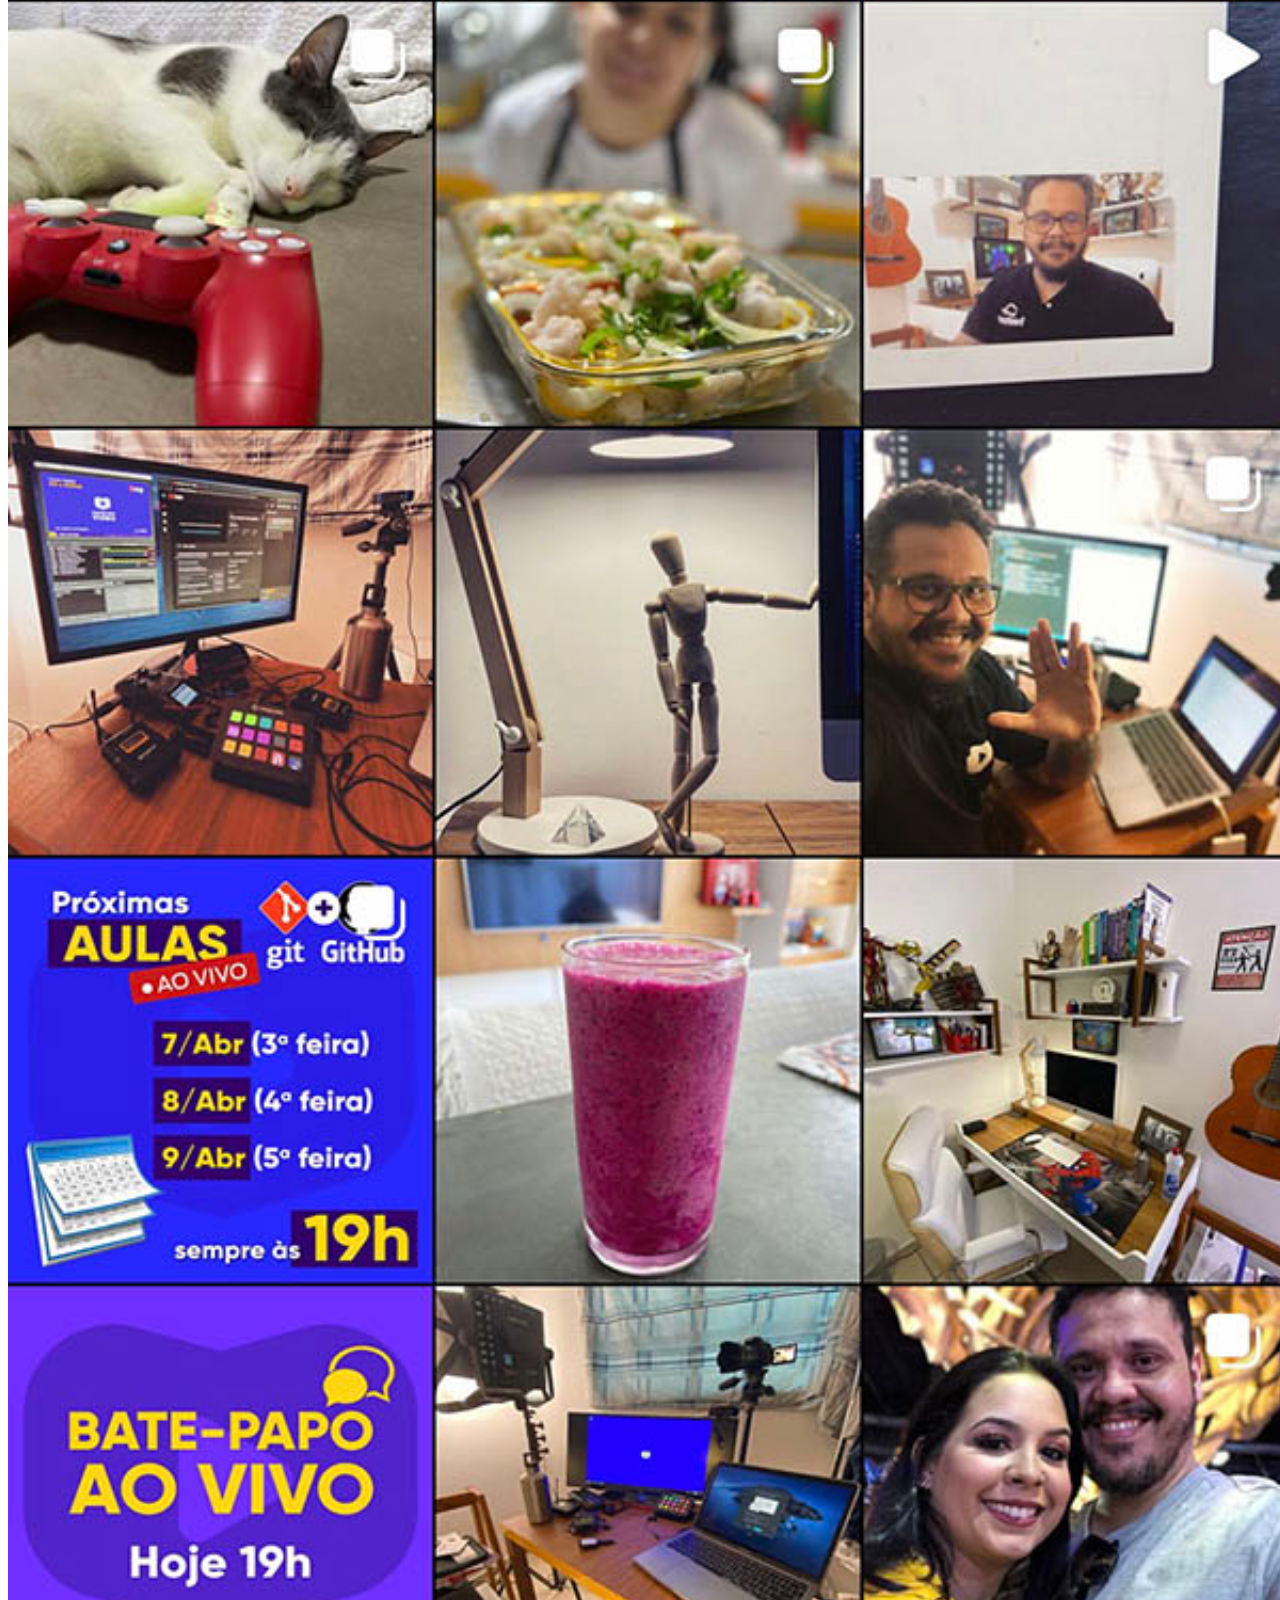
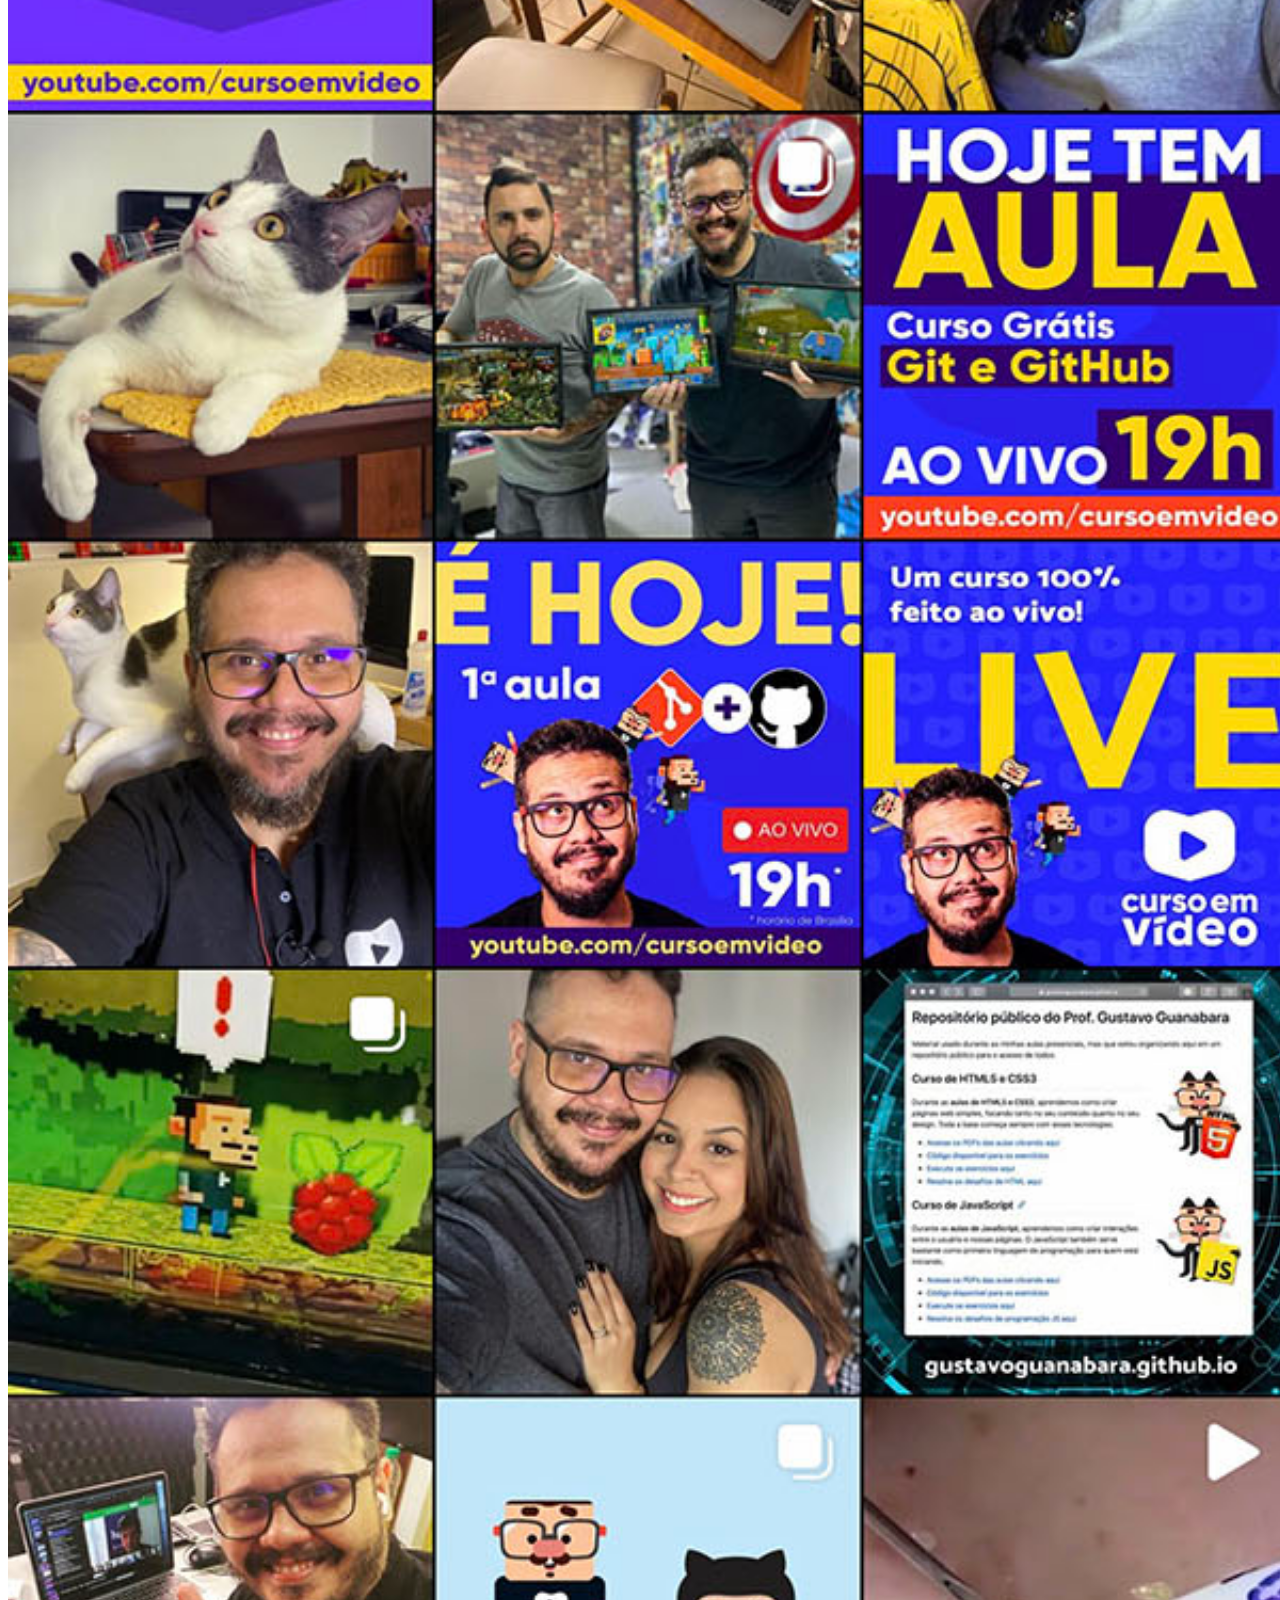
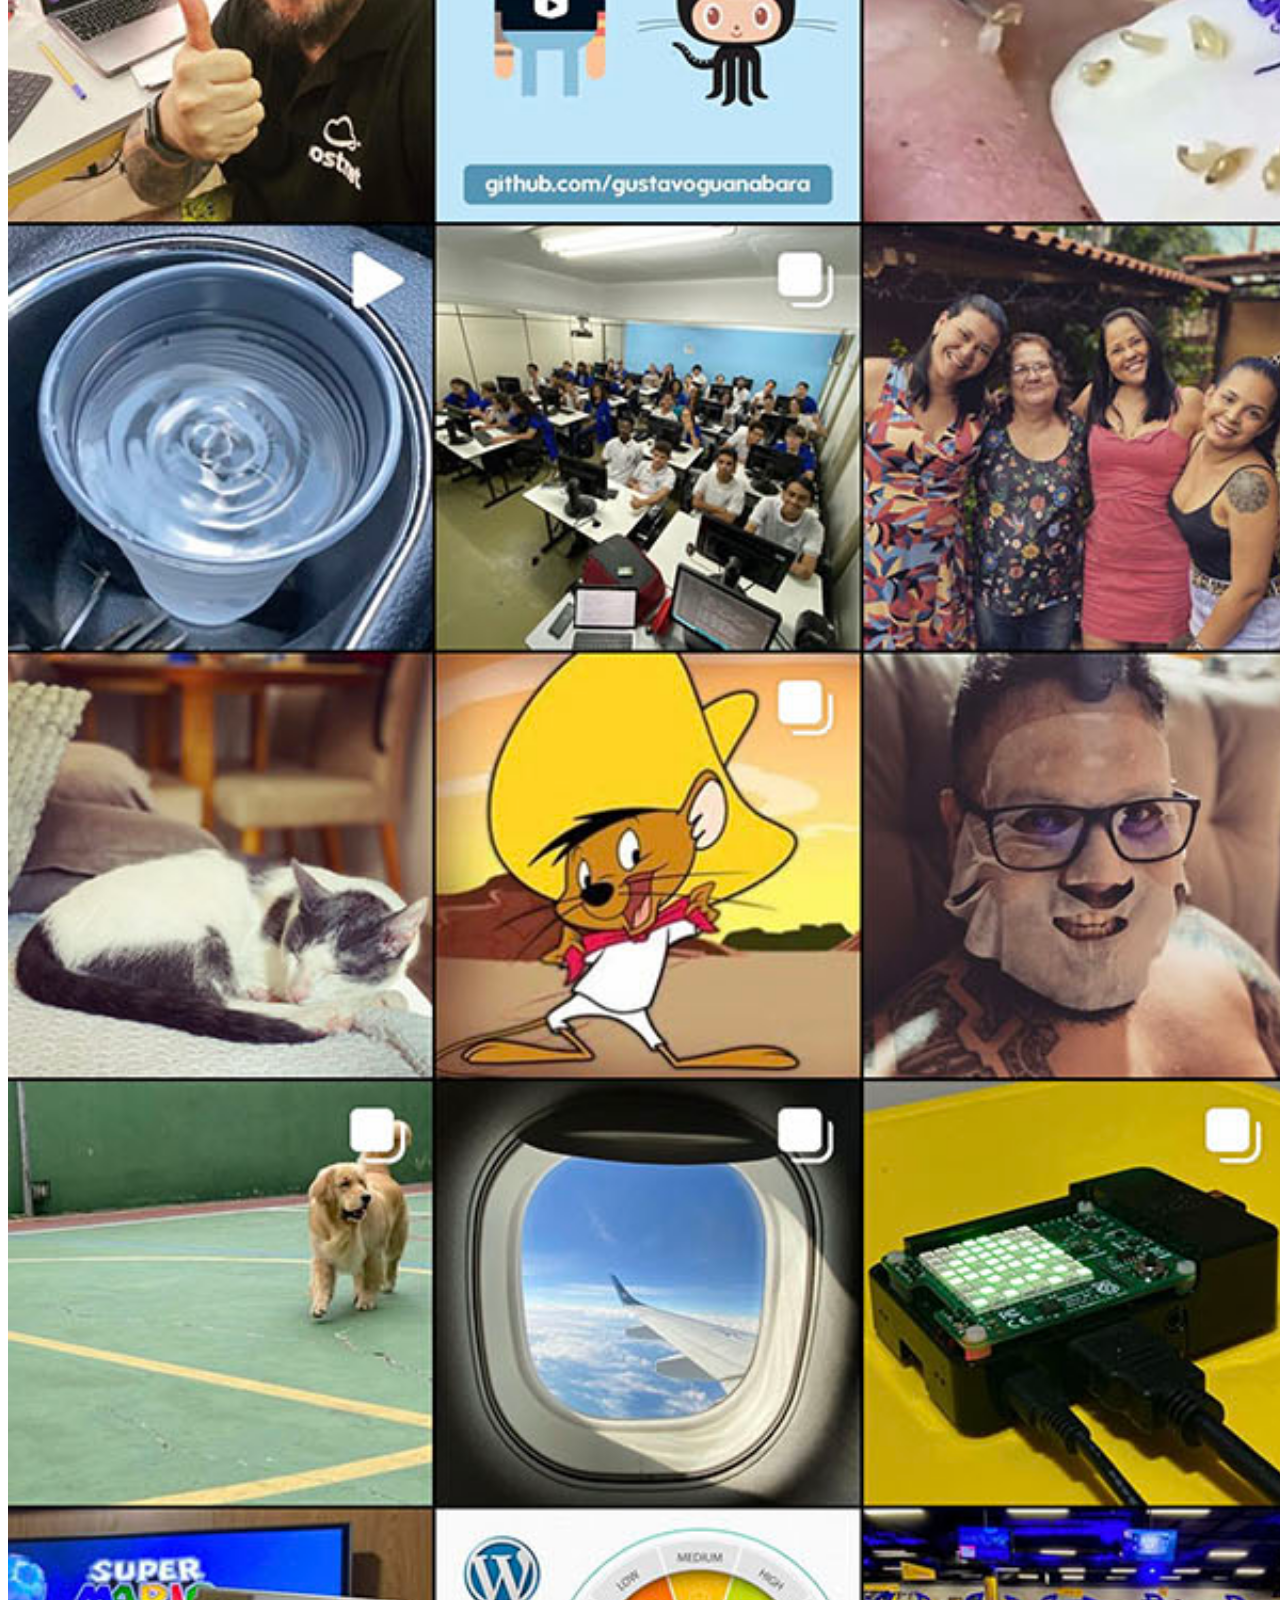
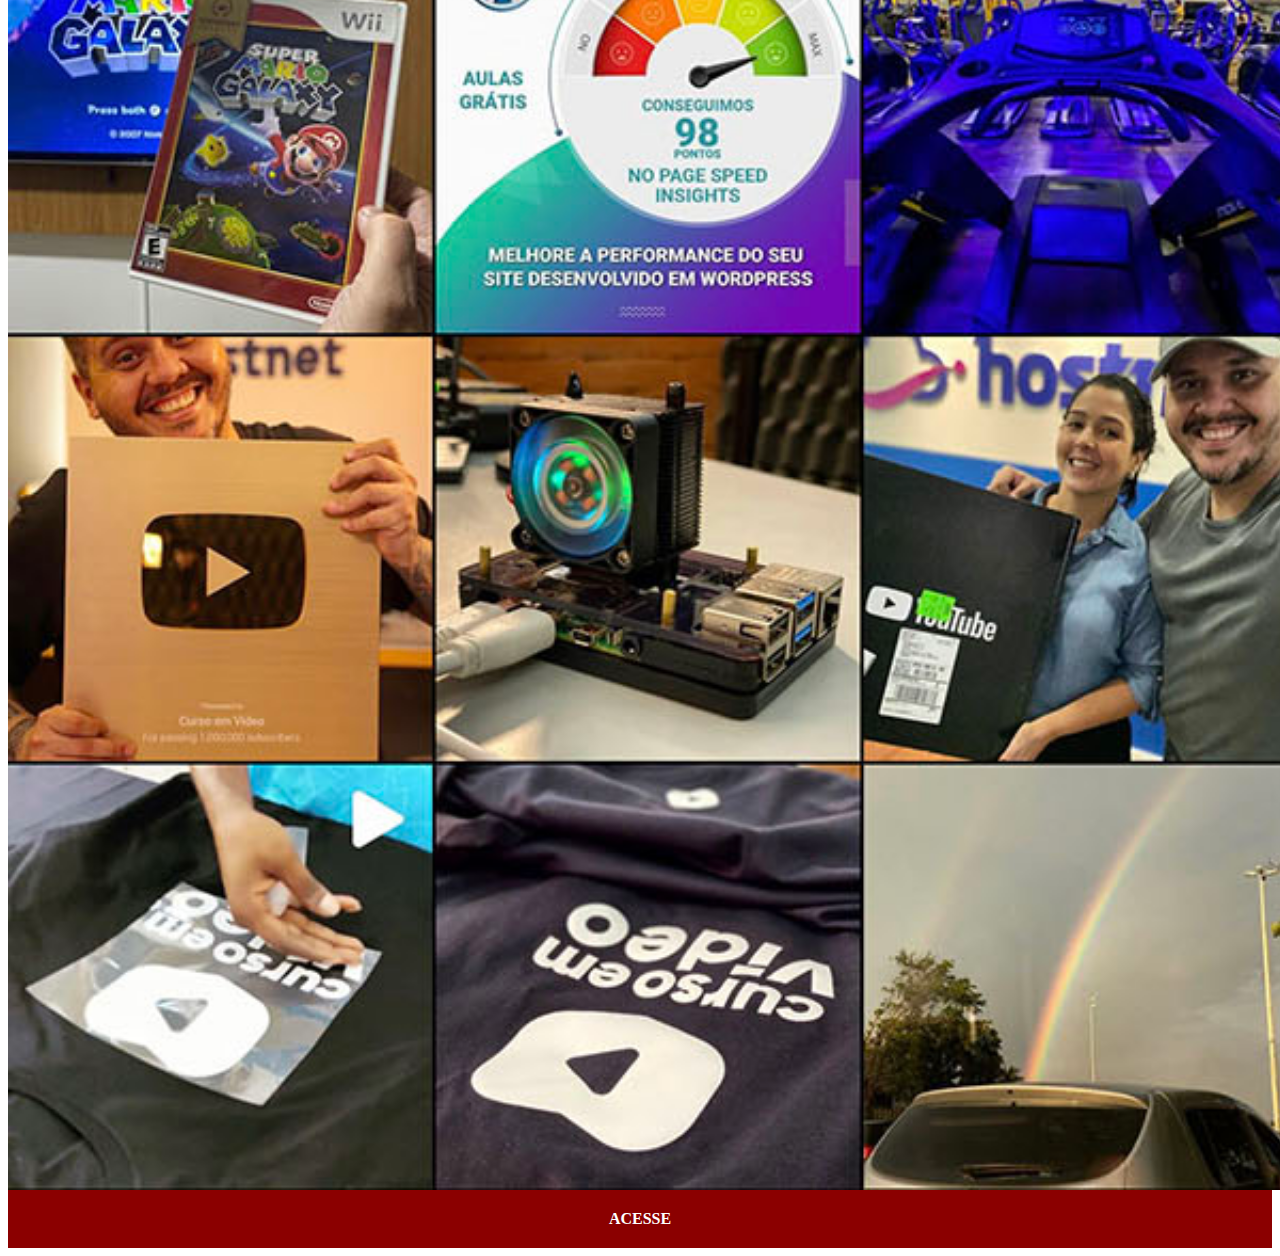
<file: instagram.html>
<!DOCTYPE html>
<html lang="pt-br">
<head>
    <meta charset="UTF-8">
    <meta http-equiv="X-UA-Compatible" content="IE=edge">
    <meta name="viewport" content="width=device-width, initial-scale=1.0">
    <title>Instagram</title>
    <link rel="stylesheet" href="estilos/social.css">
</head>
<body>
    <img src="imagens/tela-instagram.jpg" alt="Instagram">
    <a href="https://www.instagram.com/gustavoguanabara/" target="_blank"> ACESSE</a>
</body>
</html>
</file>
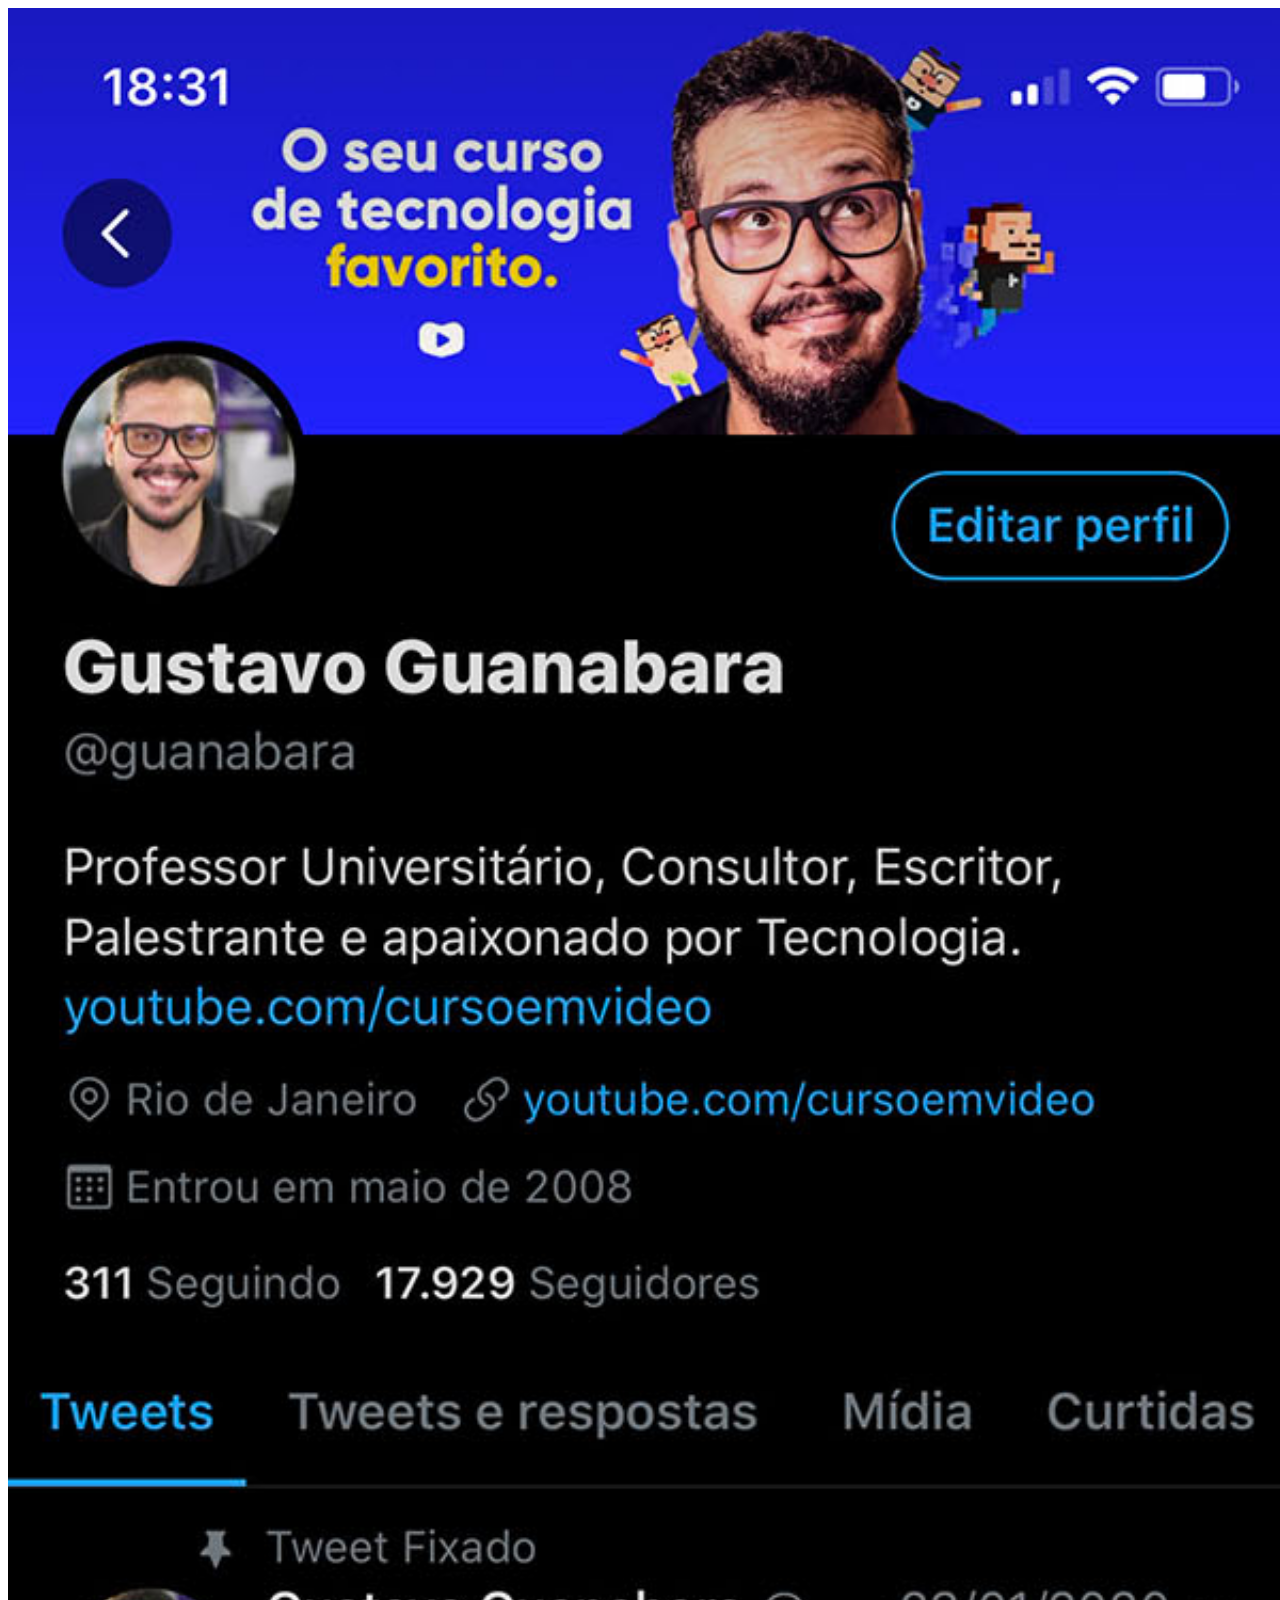
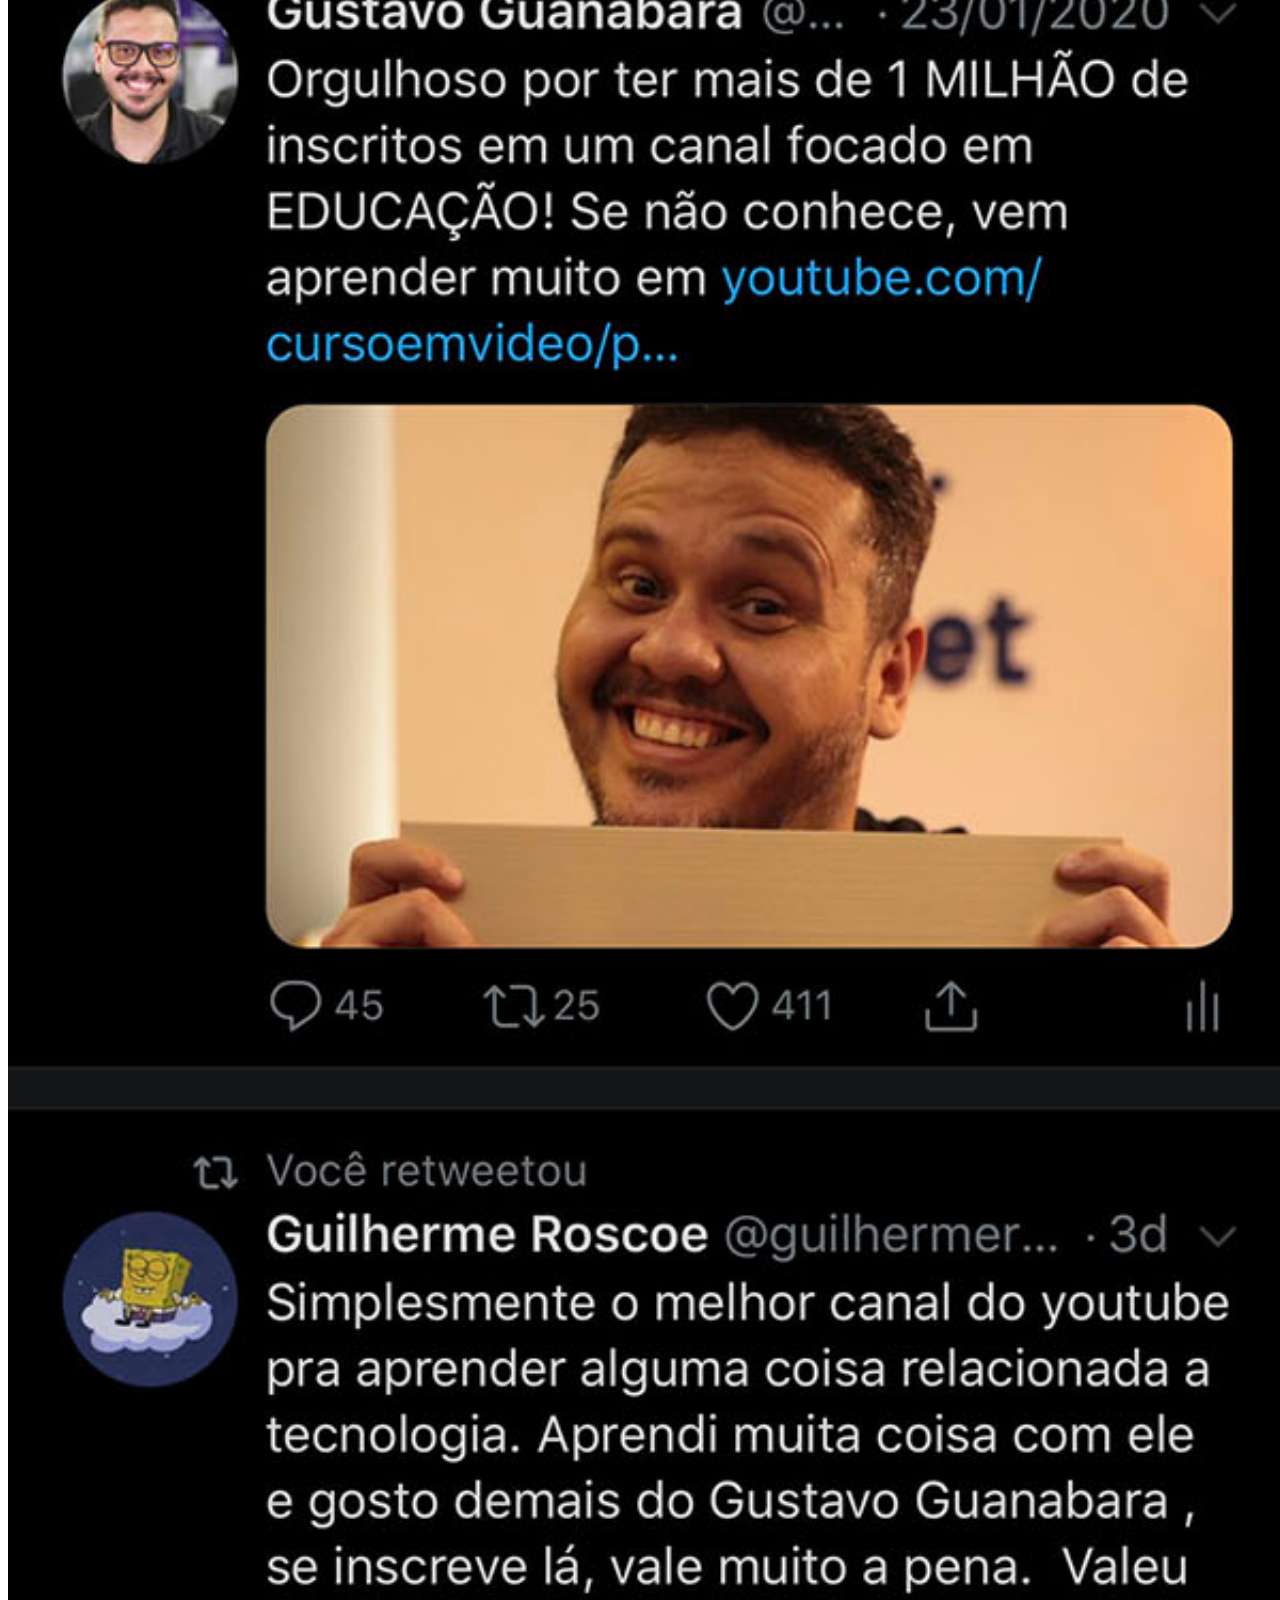
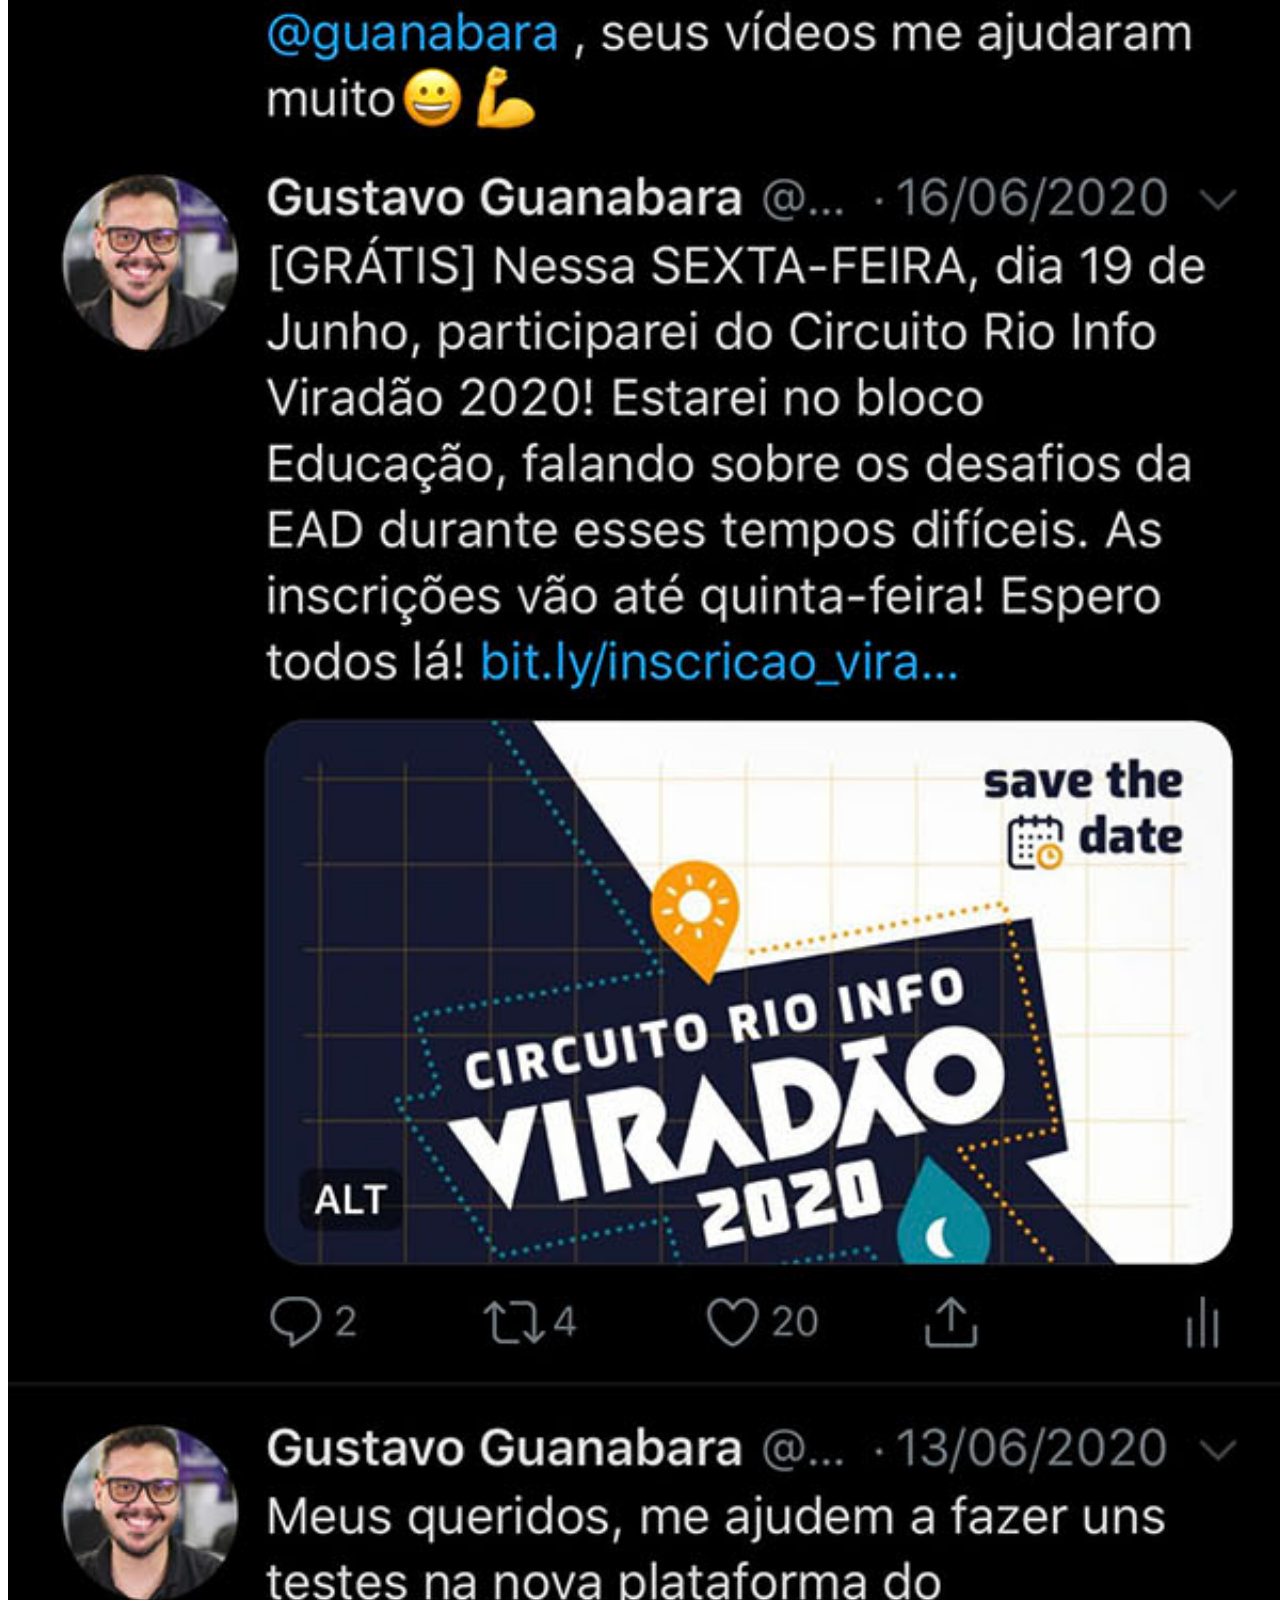
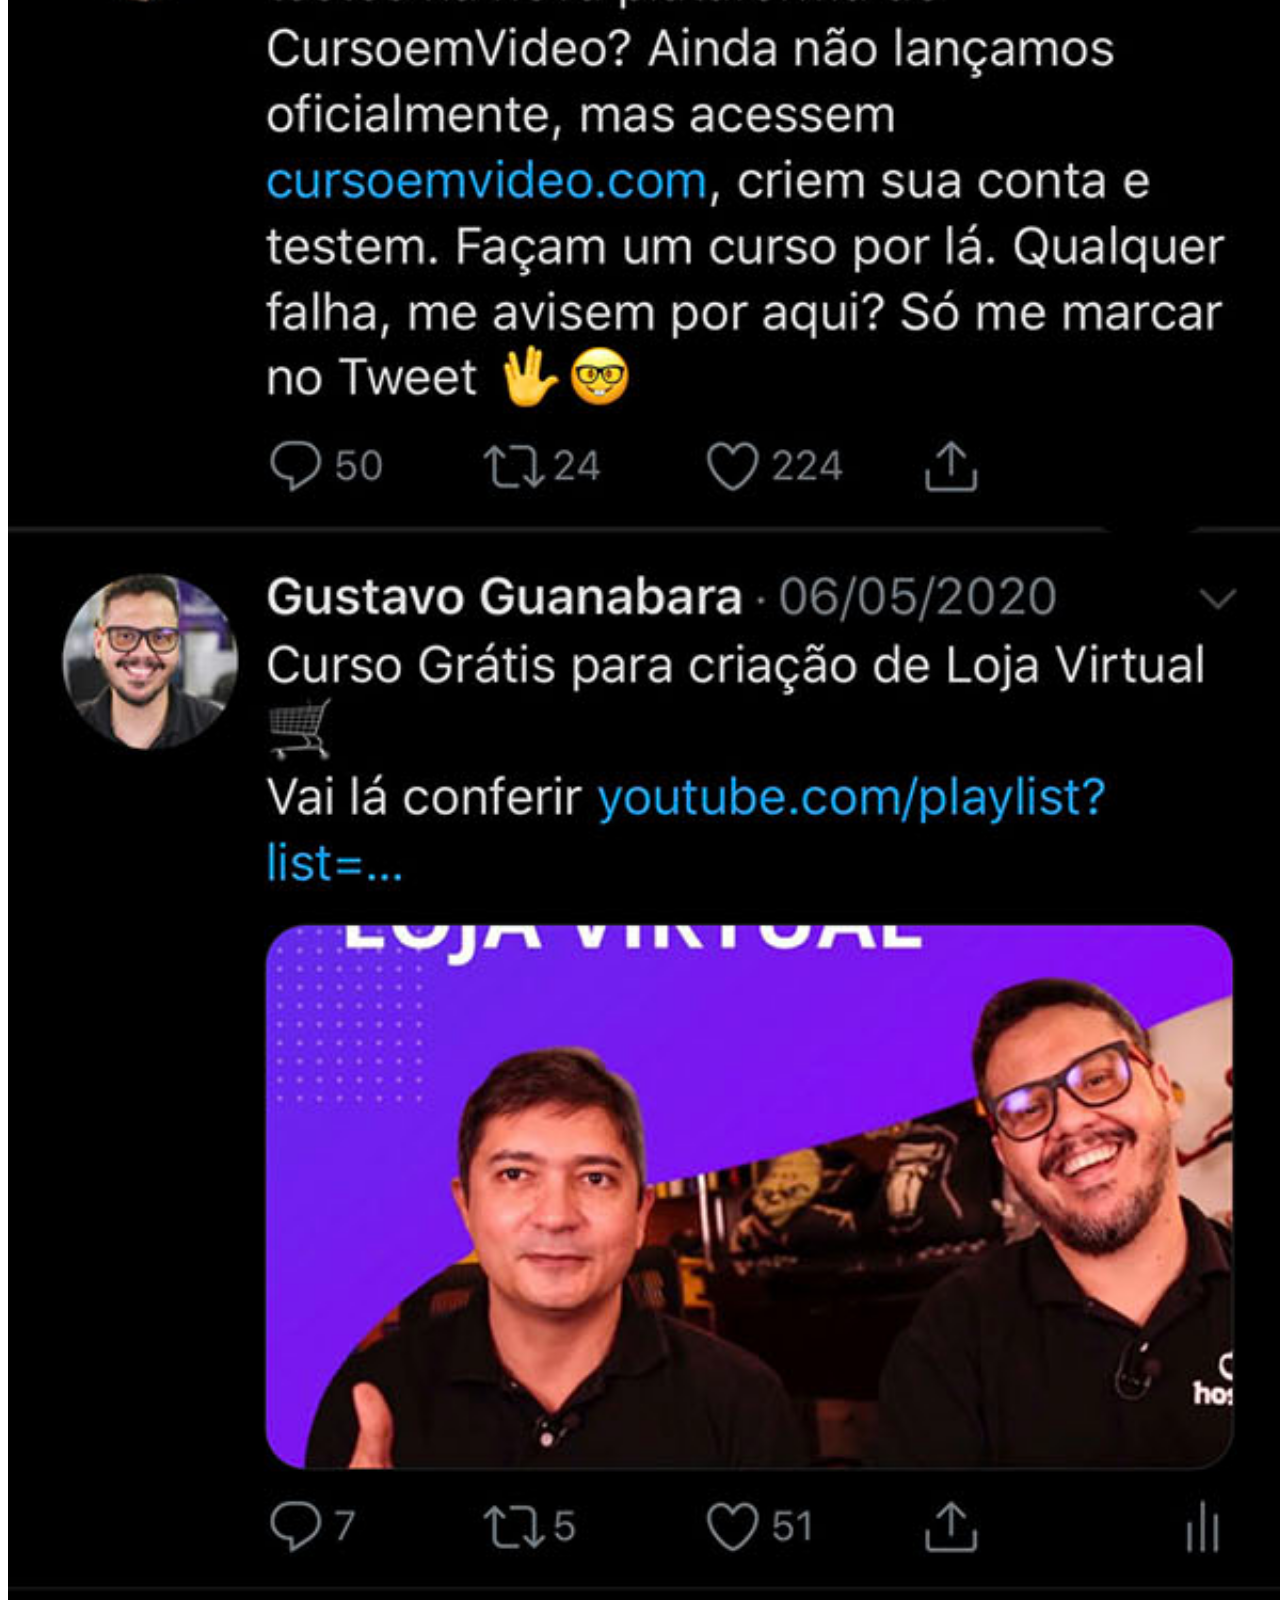
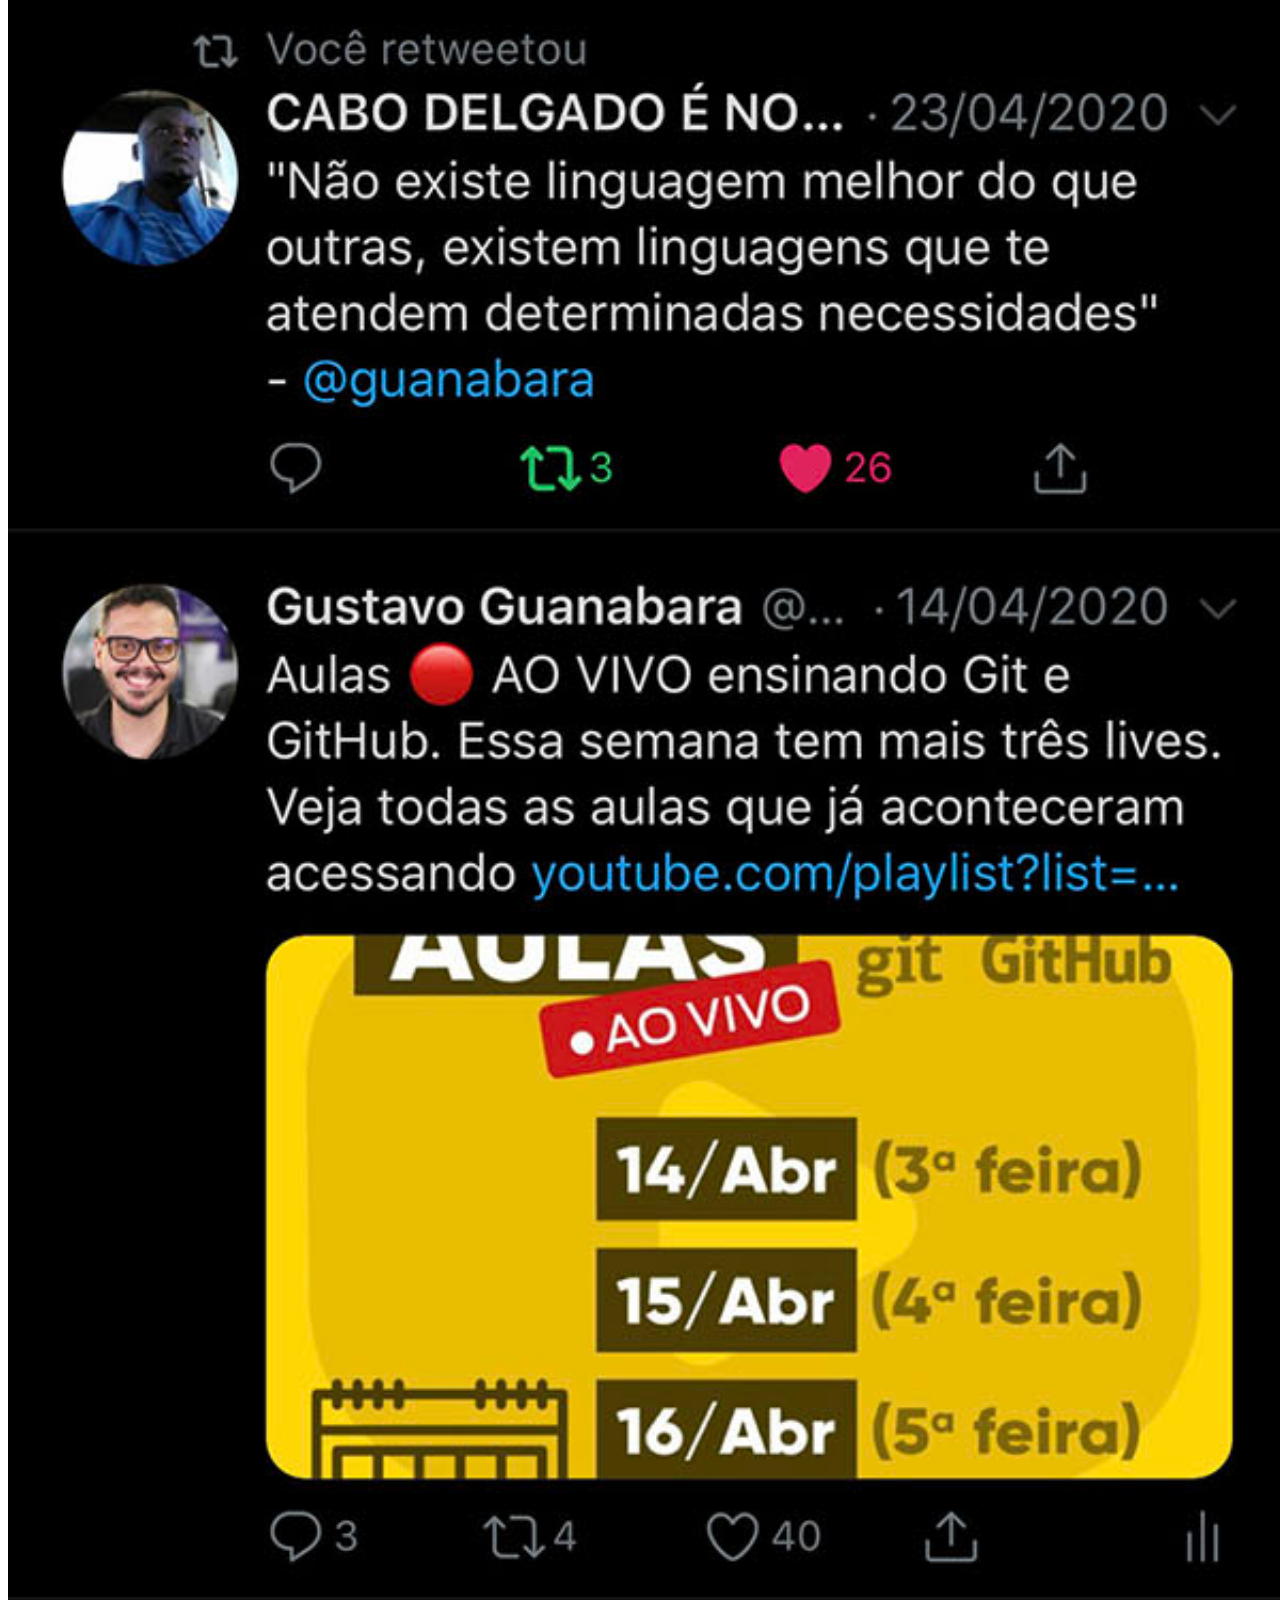
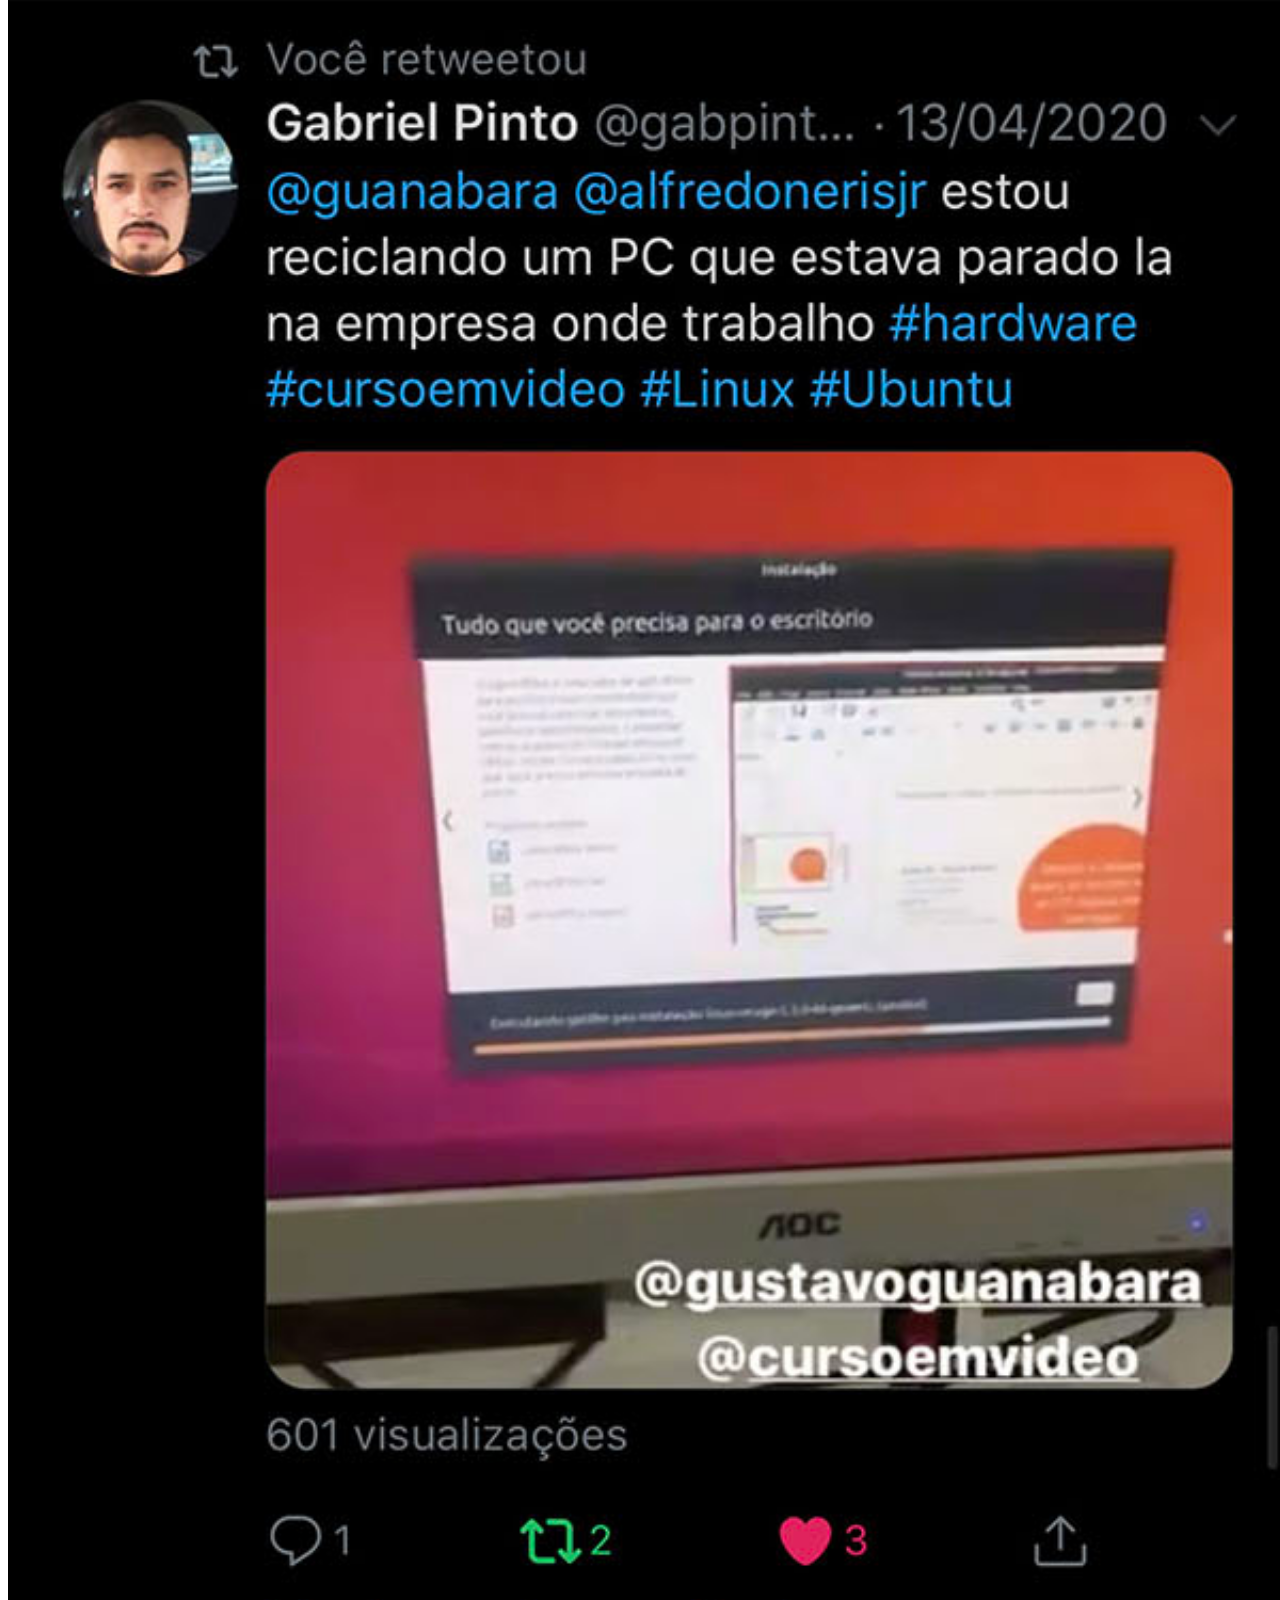
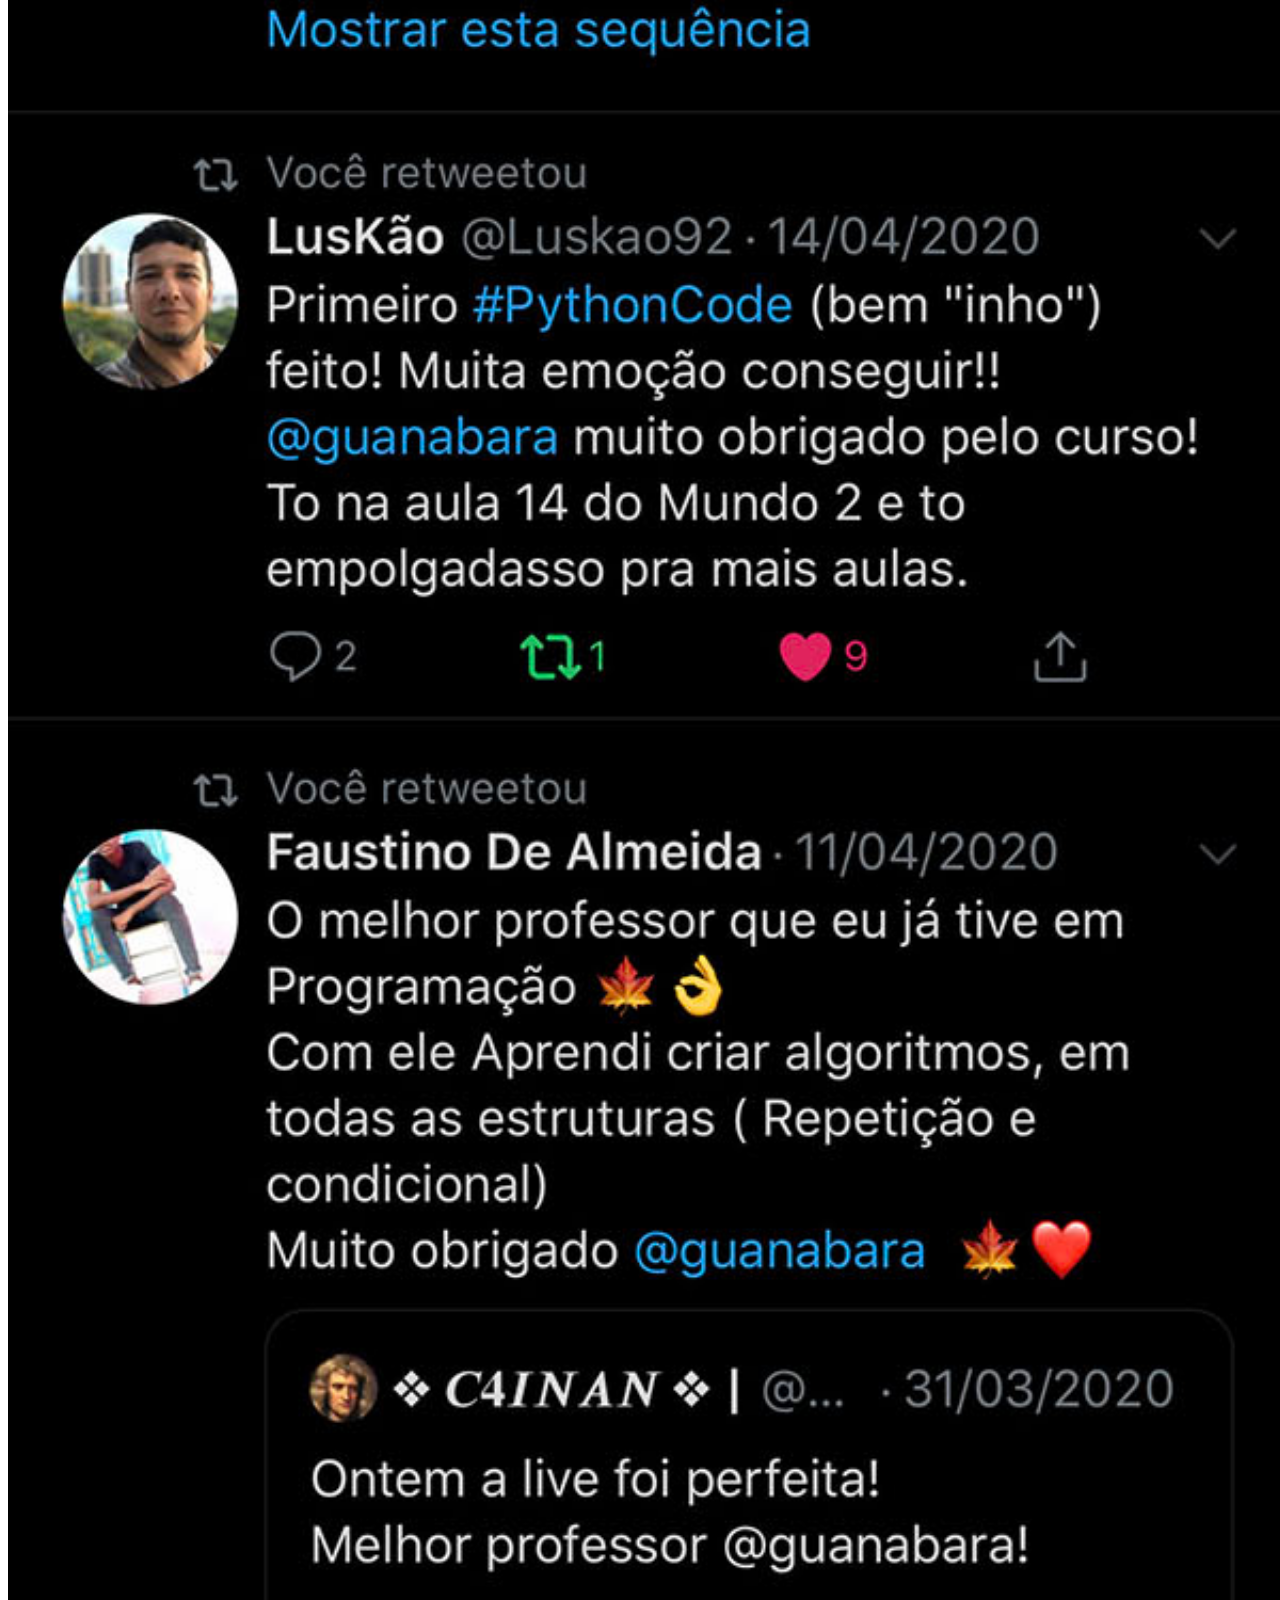
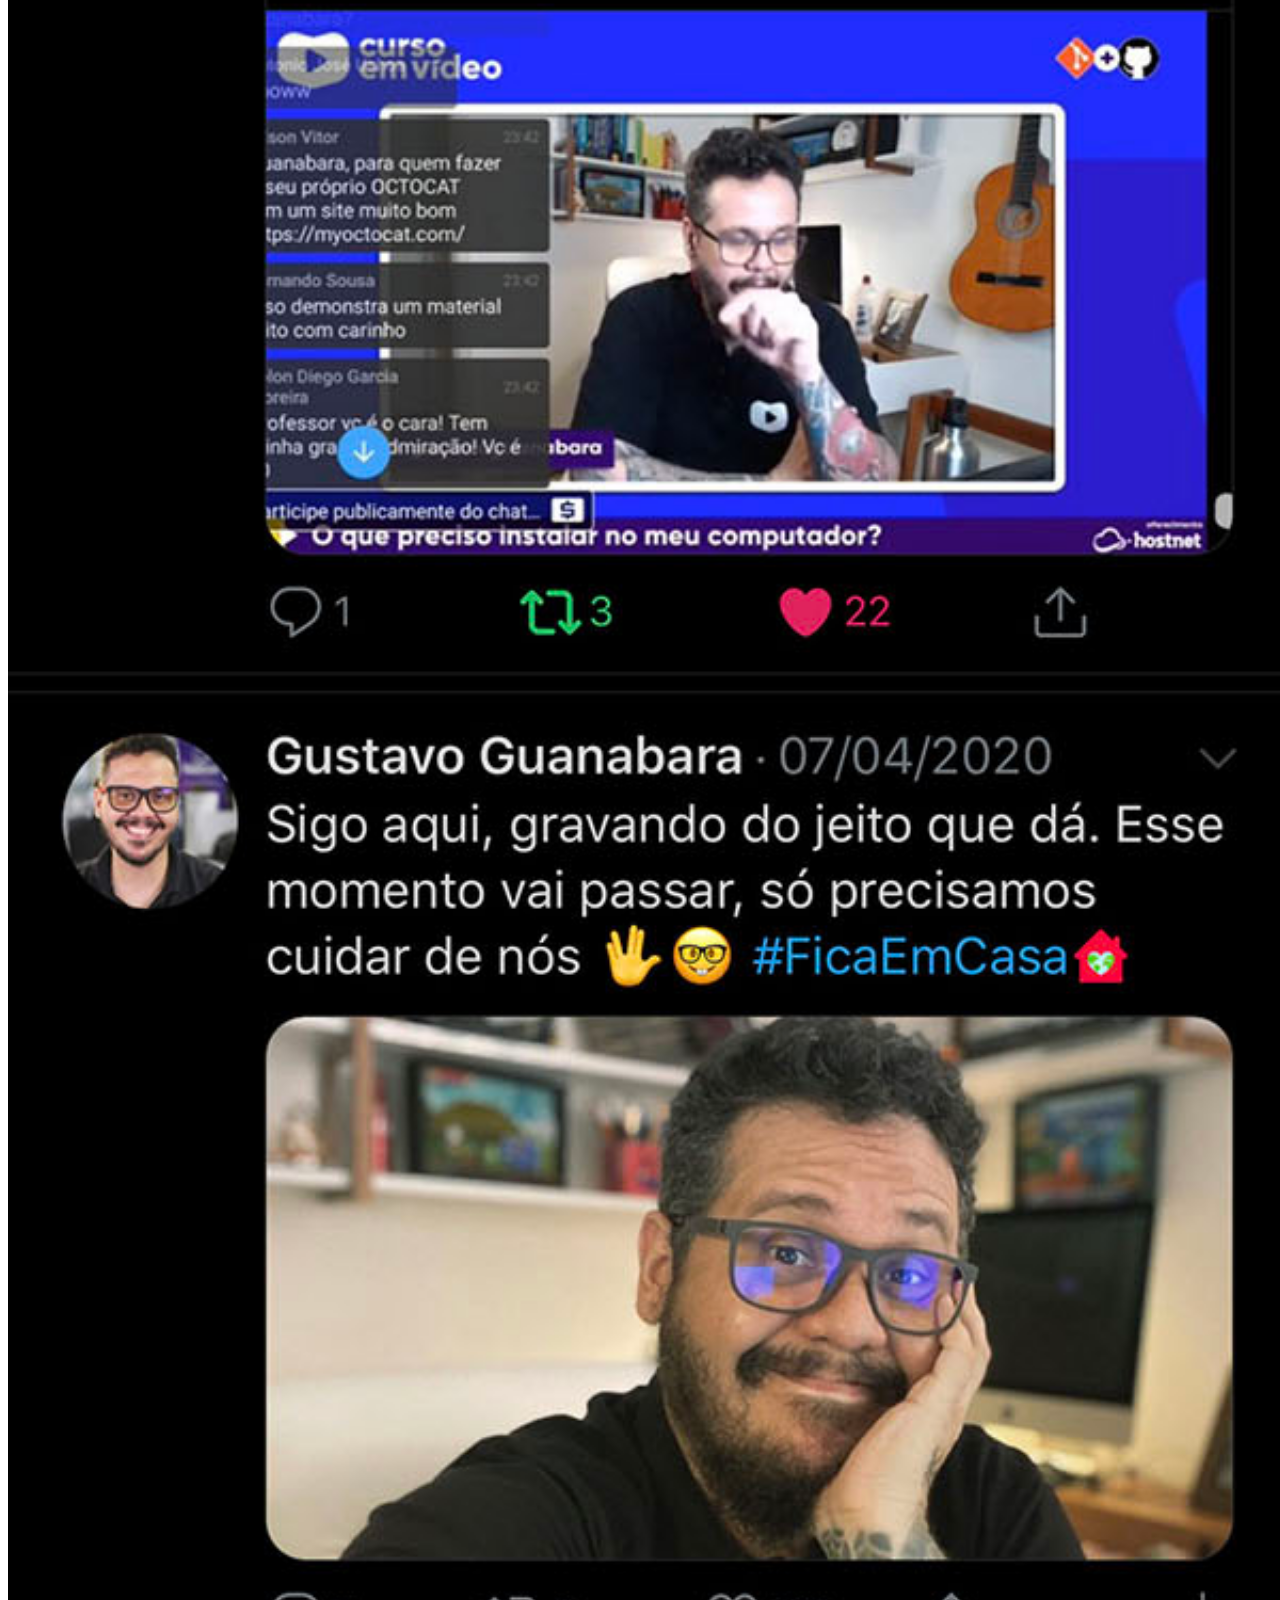
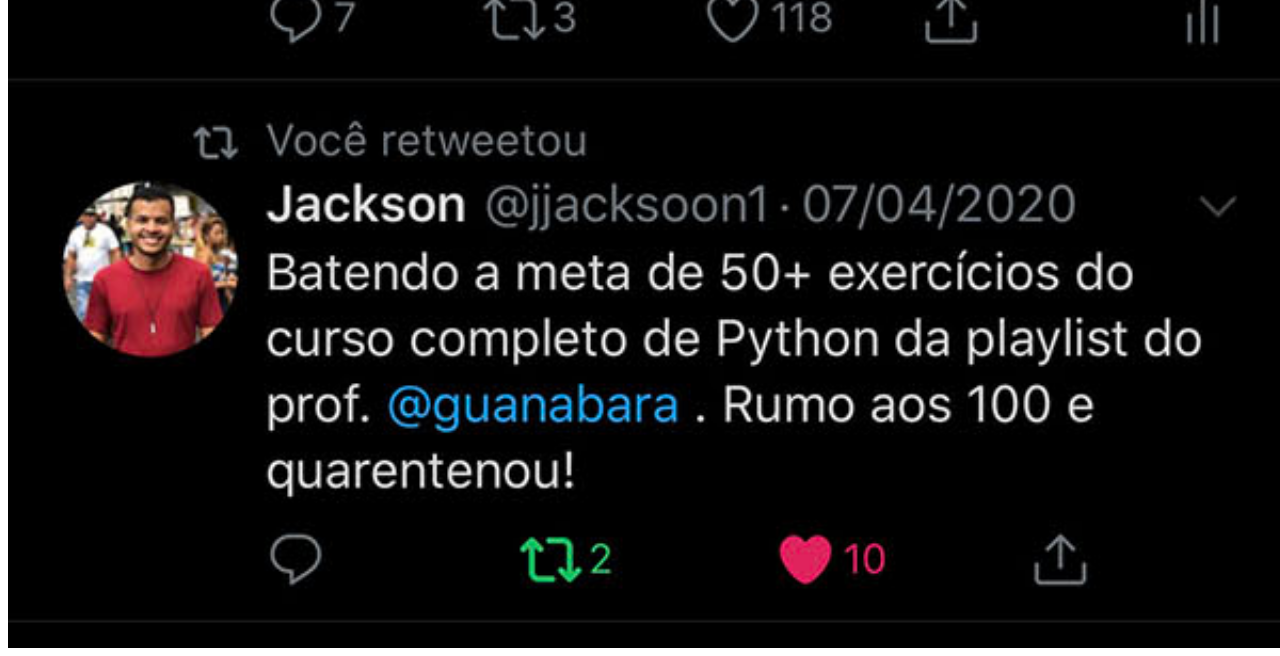
<file: twitter.html>
<!DOCTYPE html>
<html lang="pt-br">
<head>
    <meta charset="UTF-8">
    <meta http-equiv="X-UA-Compatible" content="IE=edge">
    <meta name="viewport" content="width=device-width, initial-scale=1.0">
    <title>Twitter</title>
    <link rel="stylesheet" href="estilos/social.css">
</head>
<body>
    <img src="imagens/tela-twitter.jpg" alt="twitter">
</body>
</html>
</file>
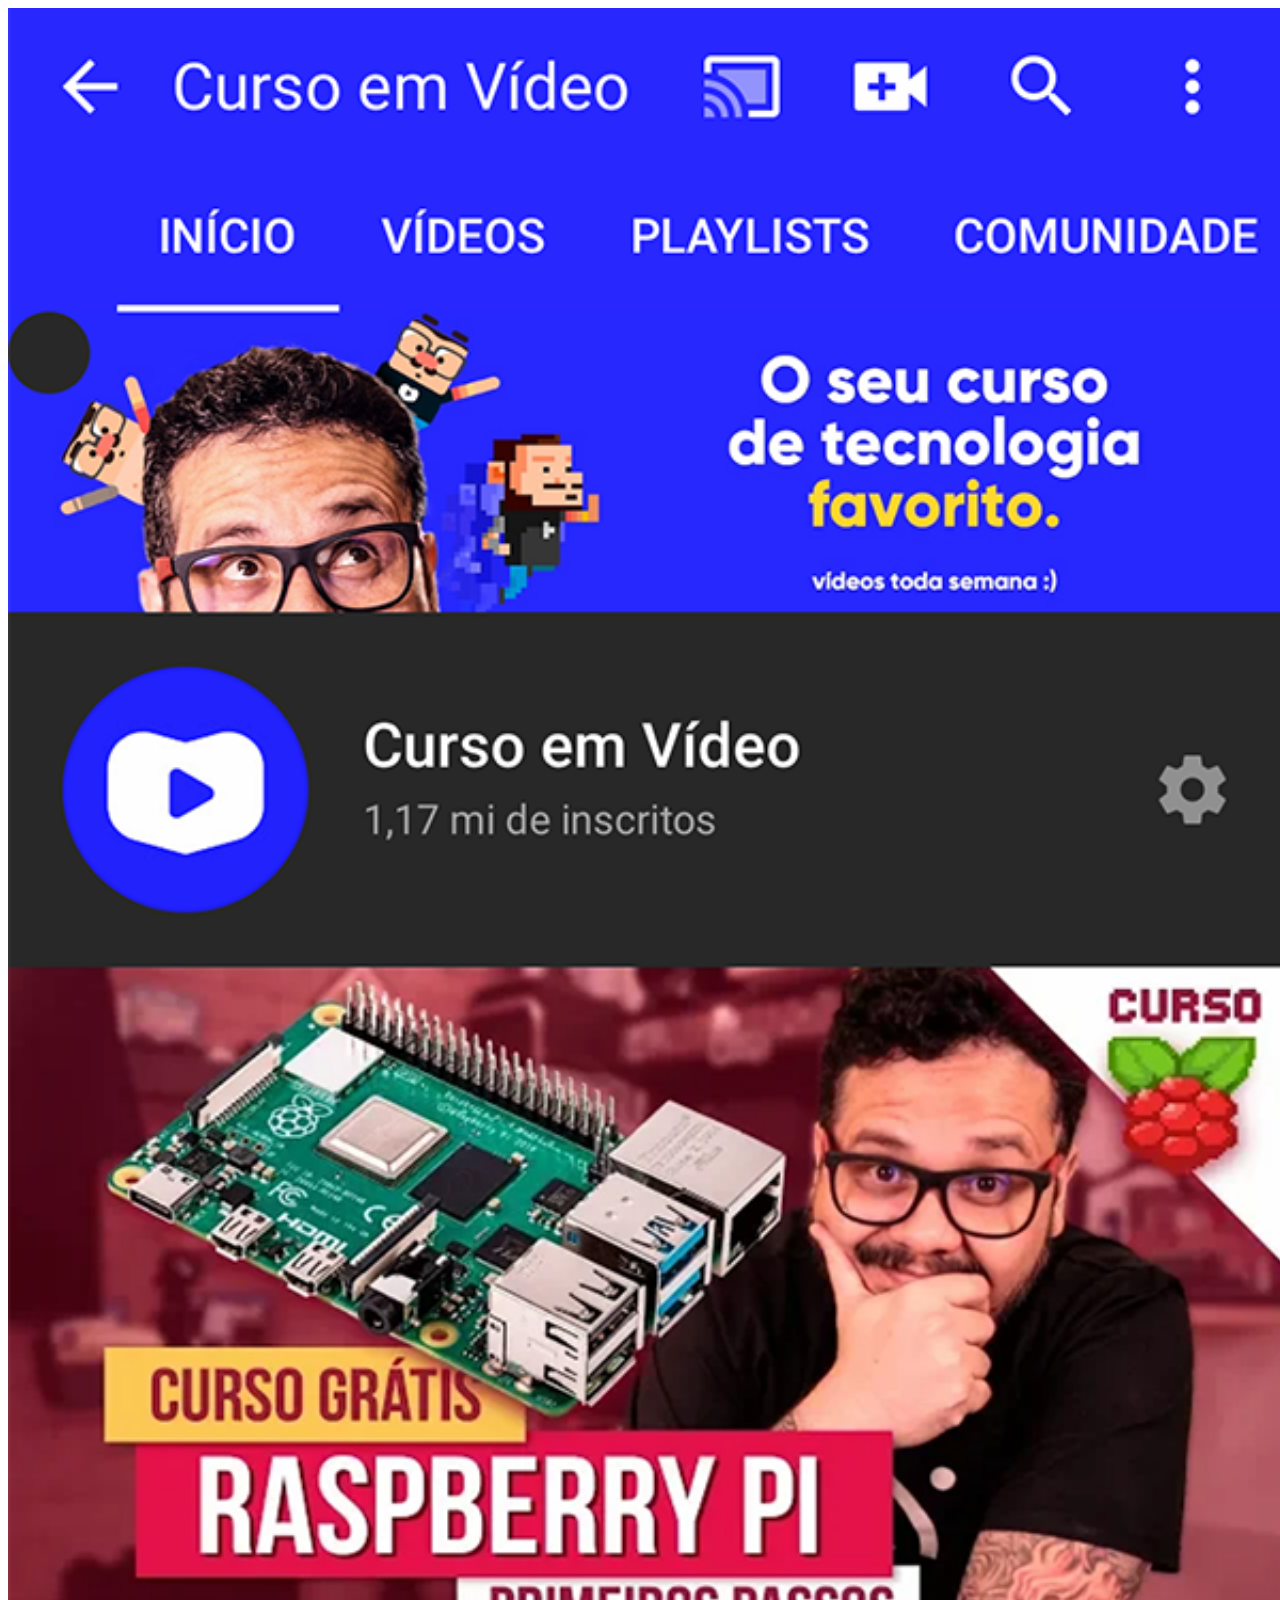
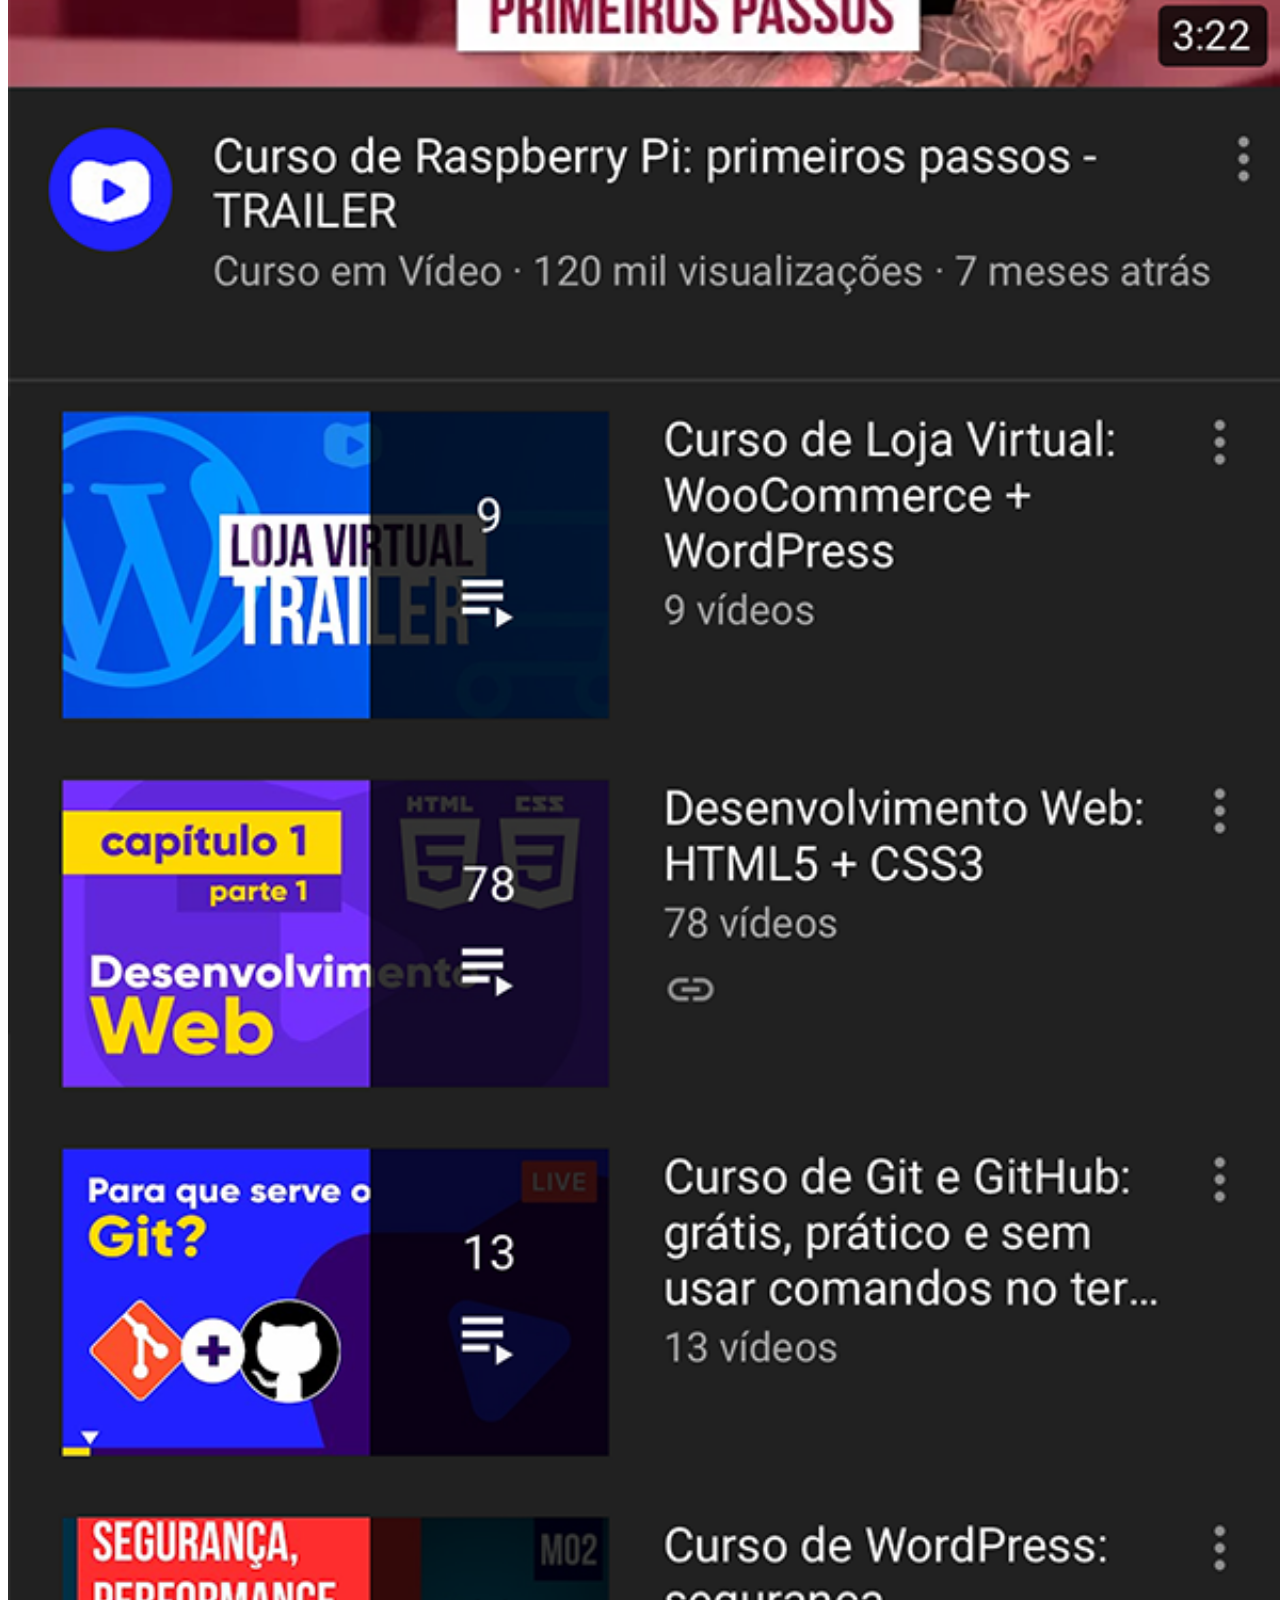
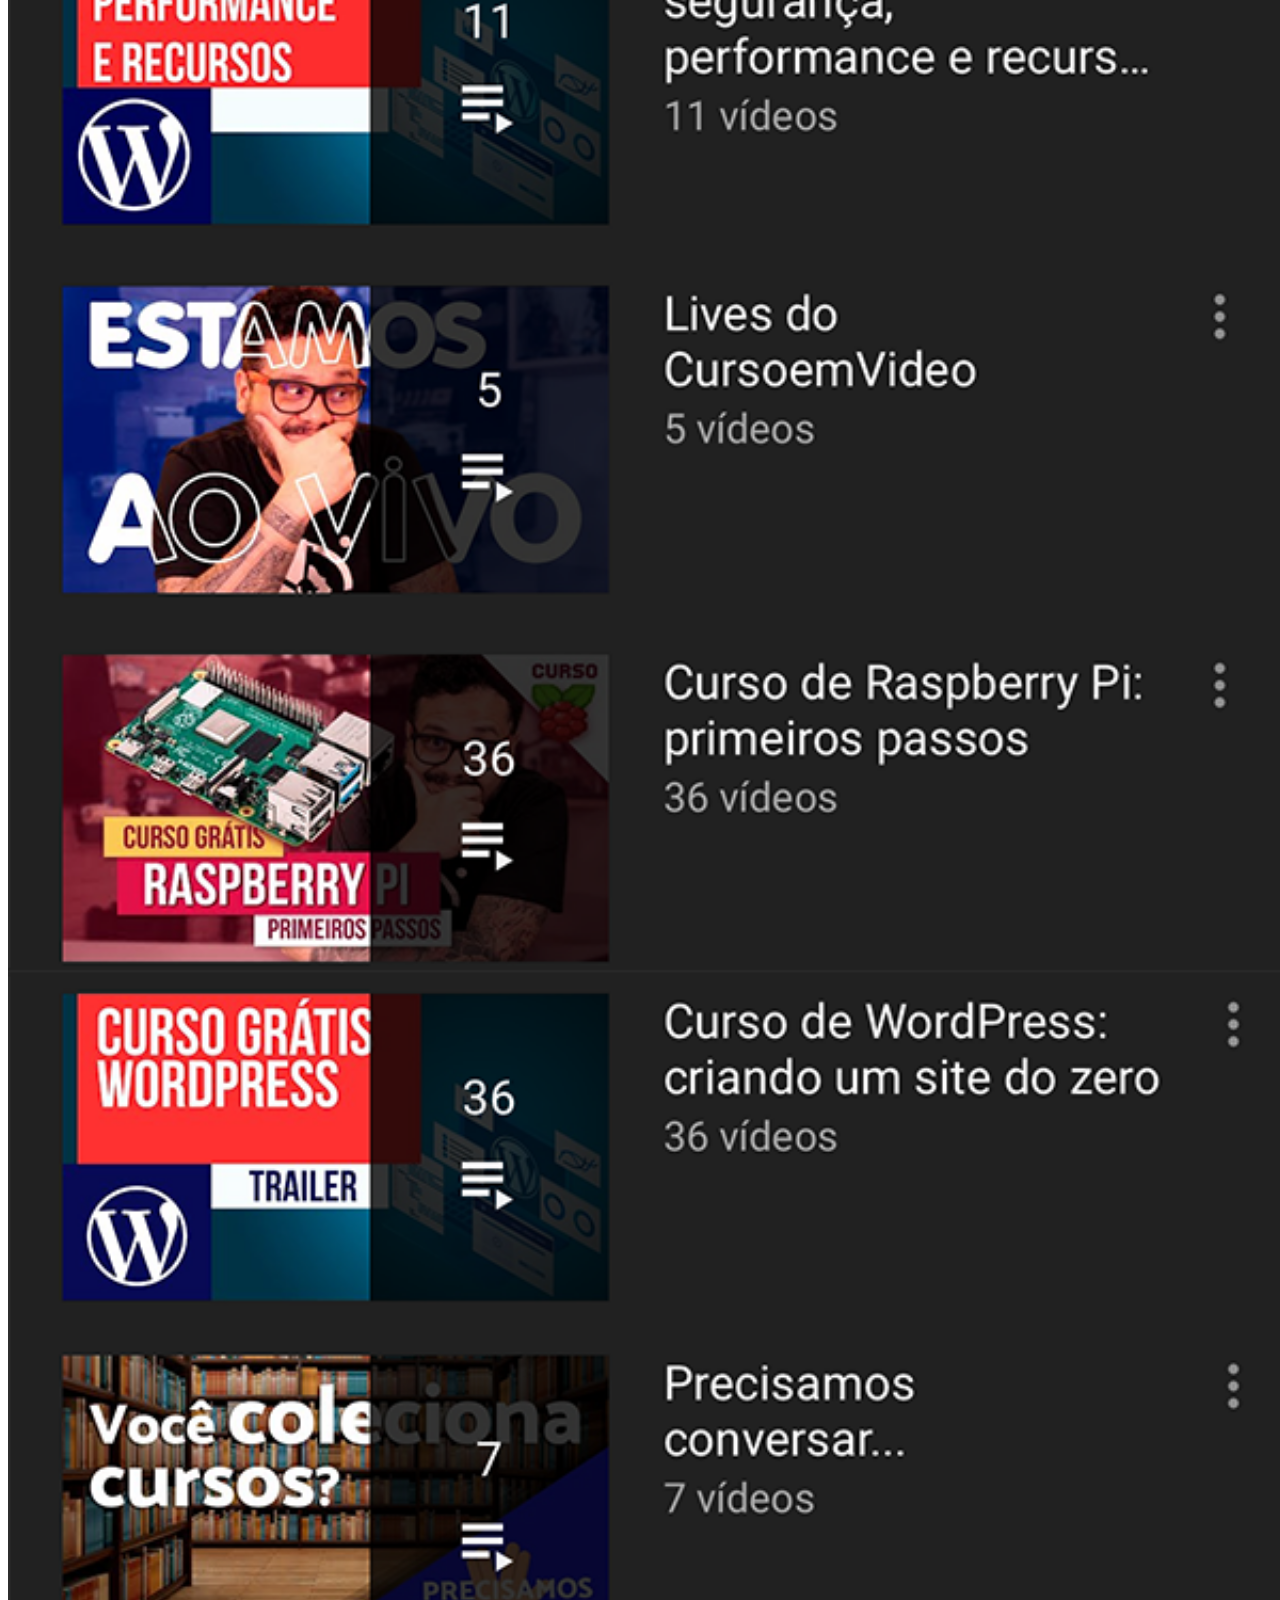
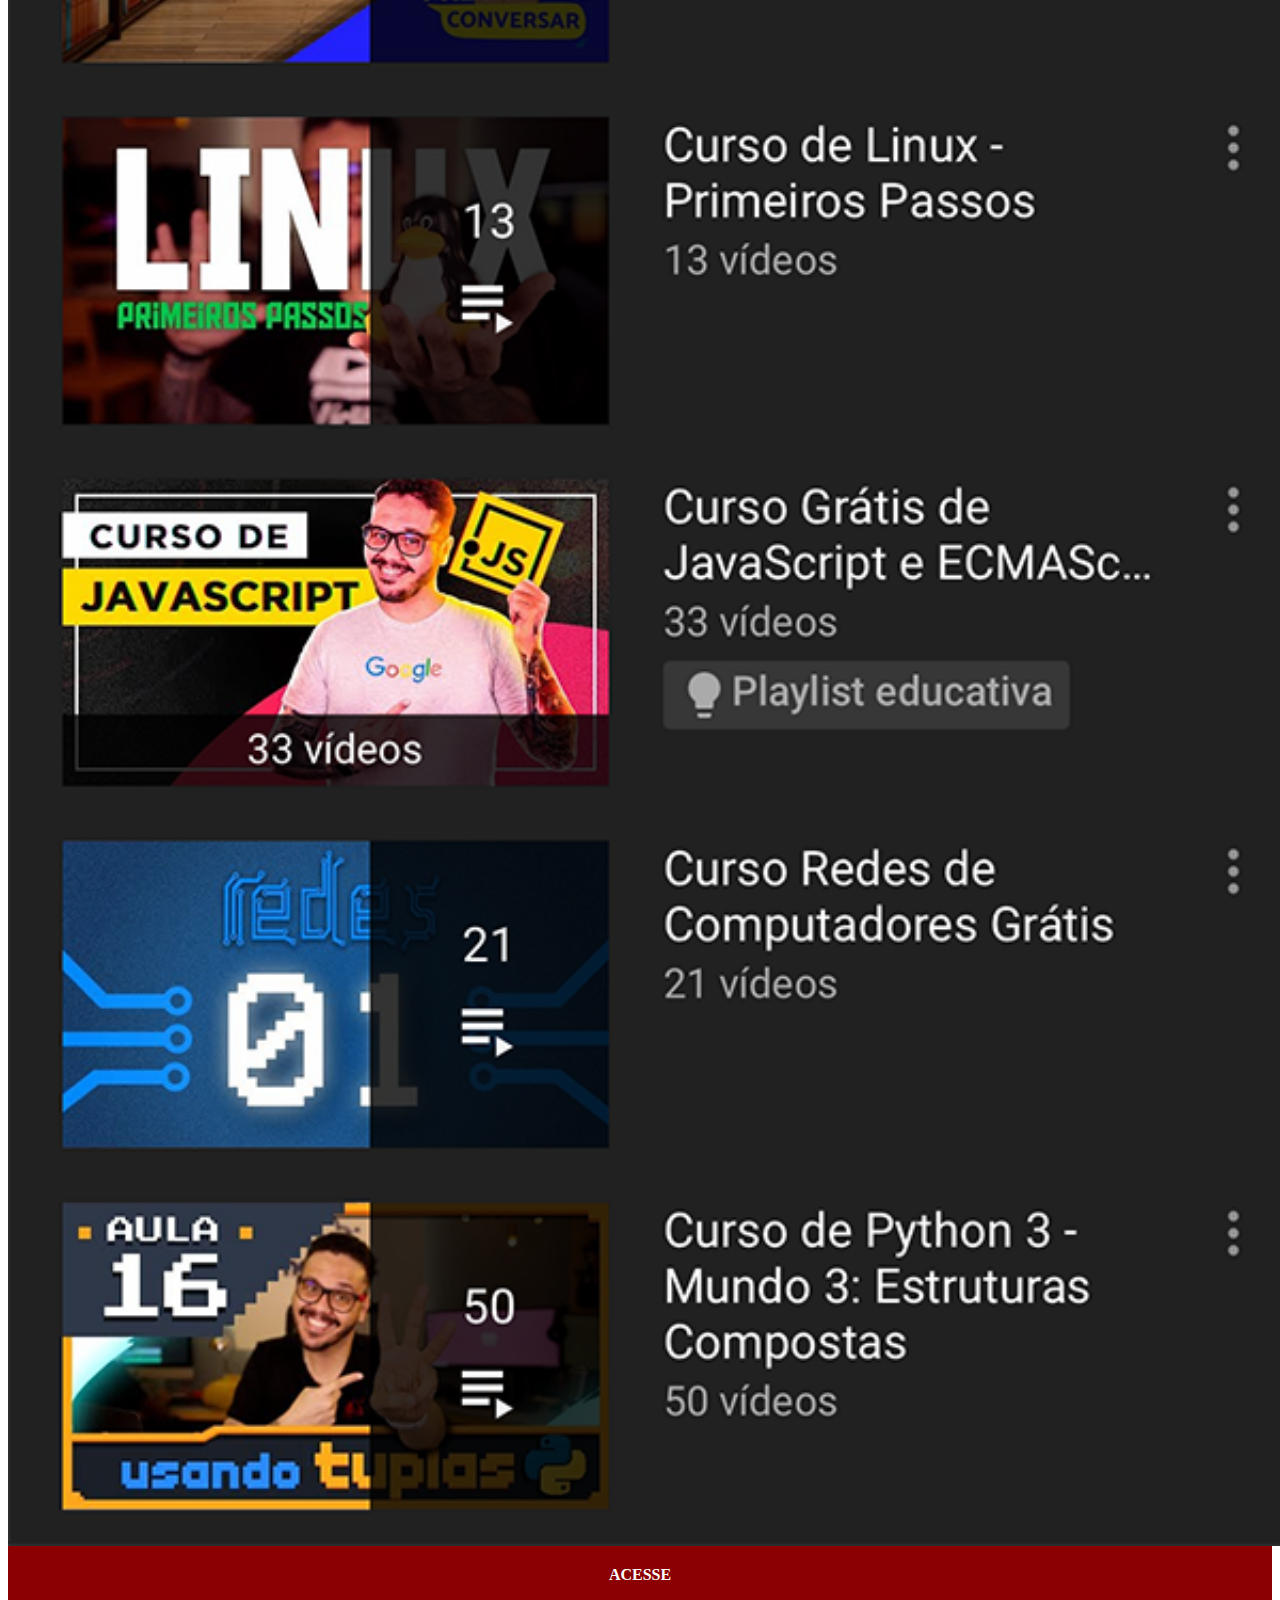
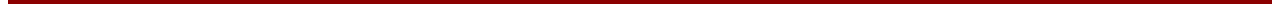
<file: youtube.html>
<!DOCTYPE html>
<html lang="en">
<head>
    <meta charset="UTF-8">
    <meta http-equiv="X-UA-Compatible" content="IE=edge">
    <meta name="viewport" content="width=device-width, initial-scale=1.0">
    <title>YouTube</title>
    <link rel="stylesheet" href="estilos/social.css">
</head>
<body>
    <img src="imagens/tela-youtube.png" alt="YouTube">
    <a href="https://www.youtube.com/@CursoemVideo/playlists" target="_blank"> ACESSE </a>
</body>
</html>
</file>
<file: estilos/style.css>
@charset "UTF-8";

*{
    margin:0px;
    padding:0px;
    font-family: Arial, Helvetica, sans-serif;
}

html, body{
    position: relative;
    background: url('../imagens/fundo-madeira.jpg') no-repeat top center;
    height: 100vh;
    background-color: black;
}

body{

    background: url('../imagens/fundo-madeira.jpg') no-repeat top center;
    background-size: cover;
    background-attachment: fixed;
    background-size: cover;
}

main{
    position: relative;
    height: 100vh;
    

}

section#telefone{
    position: absolute;
    top: 50%;
    left: 50%;
    transform: translate(-50%, -50%);

    height: 627px;
    width: 311px;
    
    background: url('../imagens/frame-iphone.png') no-repeat;
}

iframe#tela{
    position: relative;
    top: 80px;
    left: 22px;
    width: 267px;
    height: 470px;
}

section#redes-sociais{
    text-align: right;
}

section#redes-sociais img {
    width: 50px;
    margin: 10px;
    border-radius: 50%;
    box-shadow: 2px 2px 5px rgba(0, 0, 0, 0.413);
    box-sizing: border-box;
    
}

section#redes-sociais img:hover {
    border: 2px solid rgba(255, 255, 255, 0.678);
    
}
</file>
<file: estilos/social.css>
@charset "UTF-8"

*{
    margin:0px;
    padding:0px;
    font-family: Arial, Helvetica, sans-serif;

}

::-webkit-scrollbar{
    width: 0px;
    height: 0px;
}

img{
    
    width: 100vw;
    display: block;
    

    
    
}

a{
    display:block;
    background-color: darkred;
    color: white;
    padding: 20px;
    text-align: center;
    font-weight: bolder;
    text-decoration: none;
}

a:hover{
    background: red;
}
</file>
